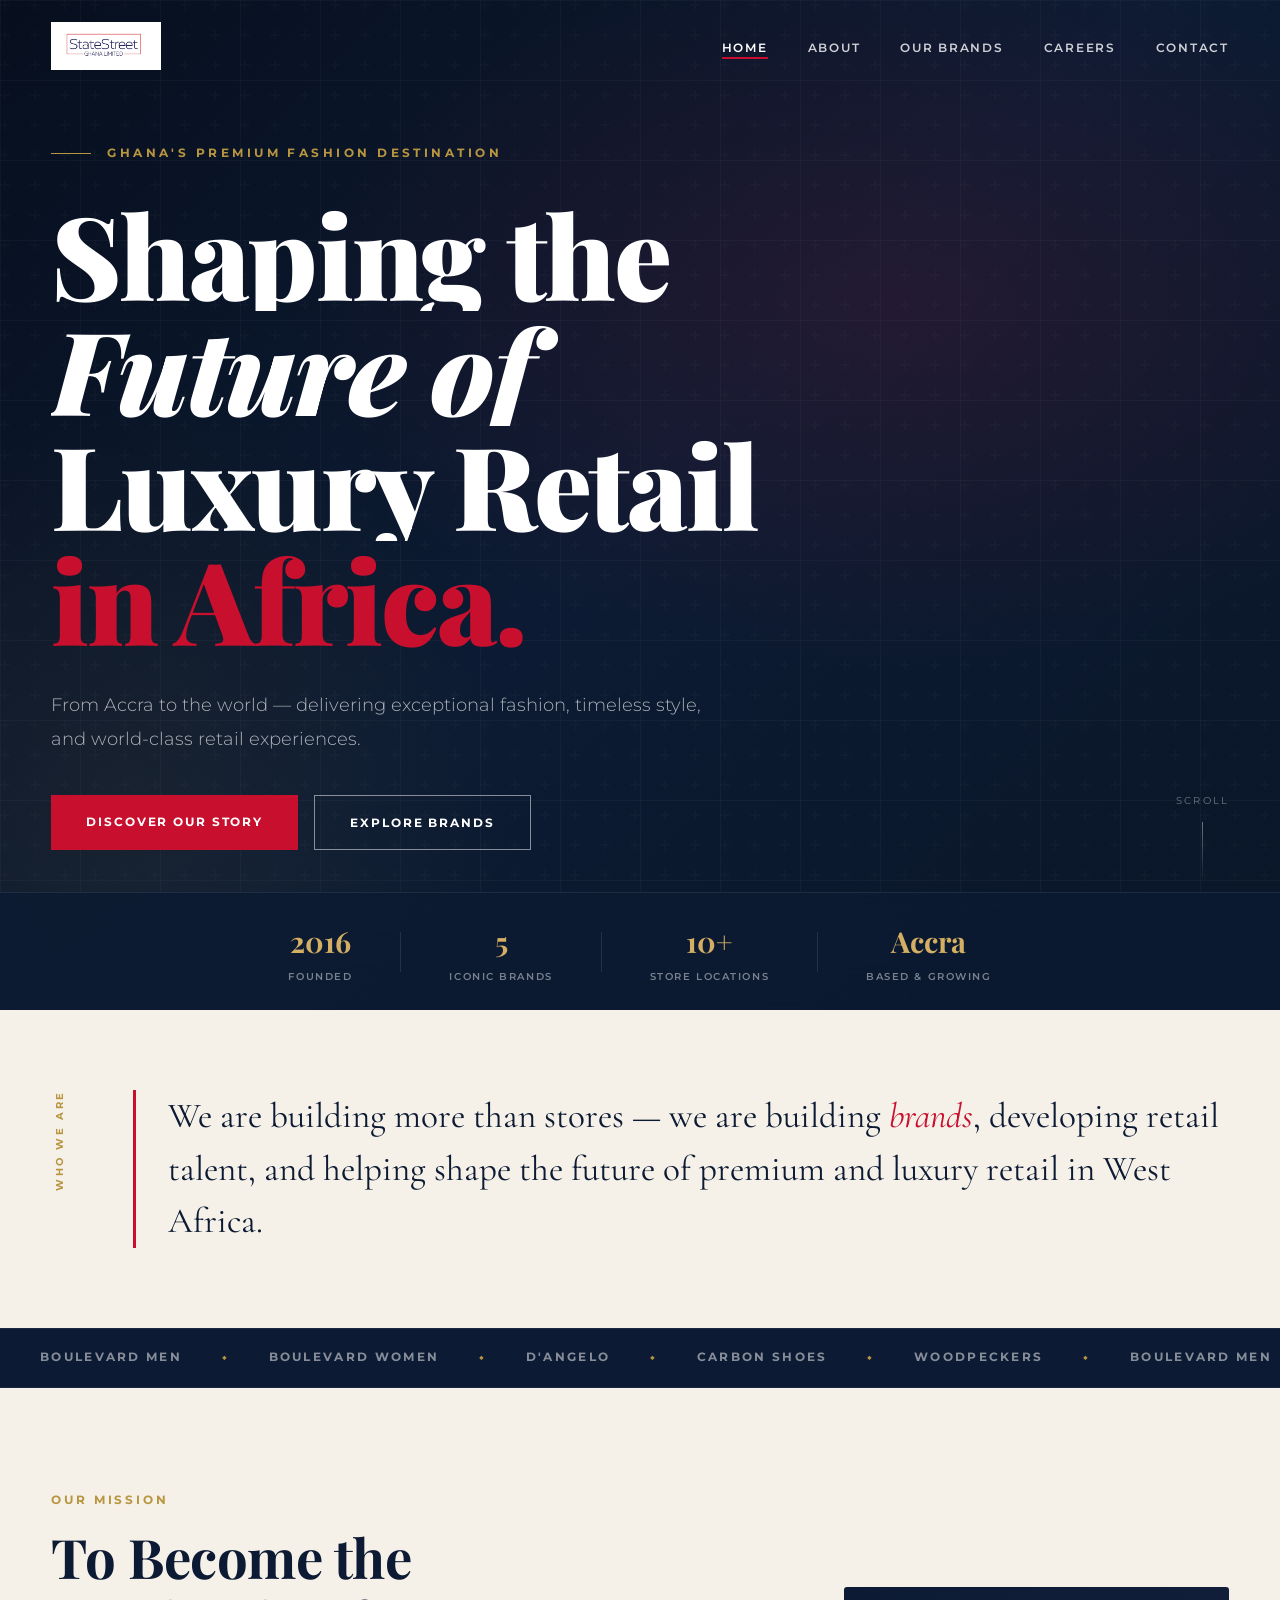
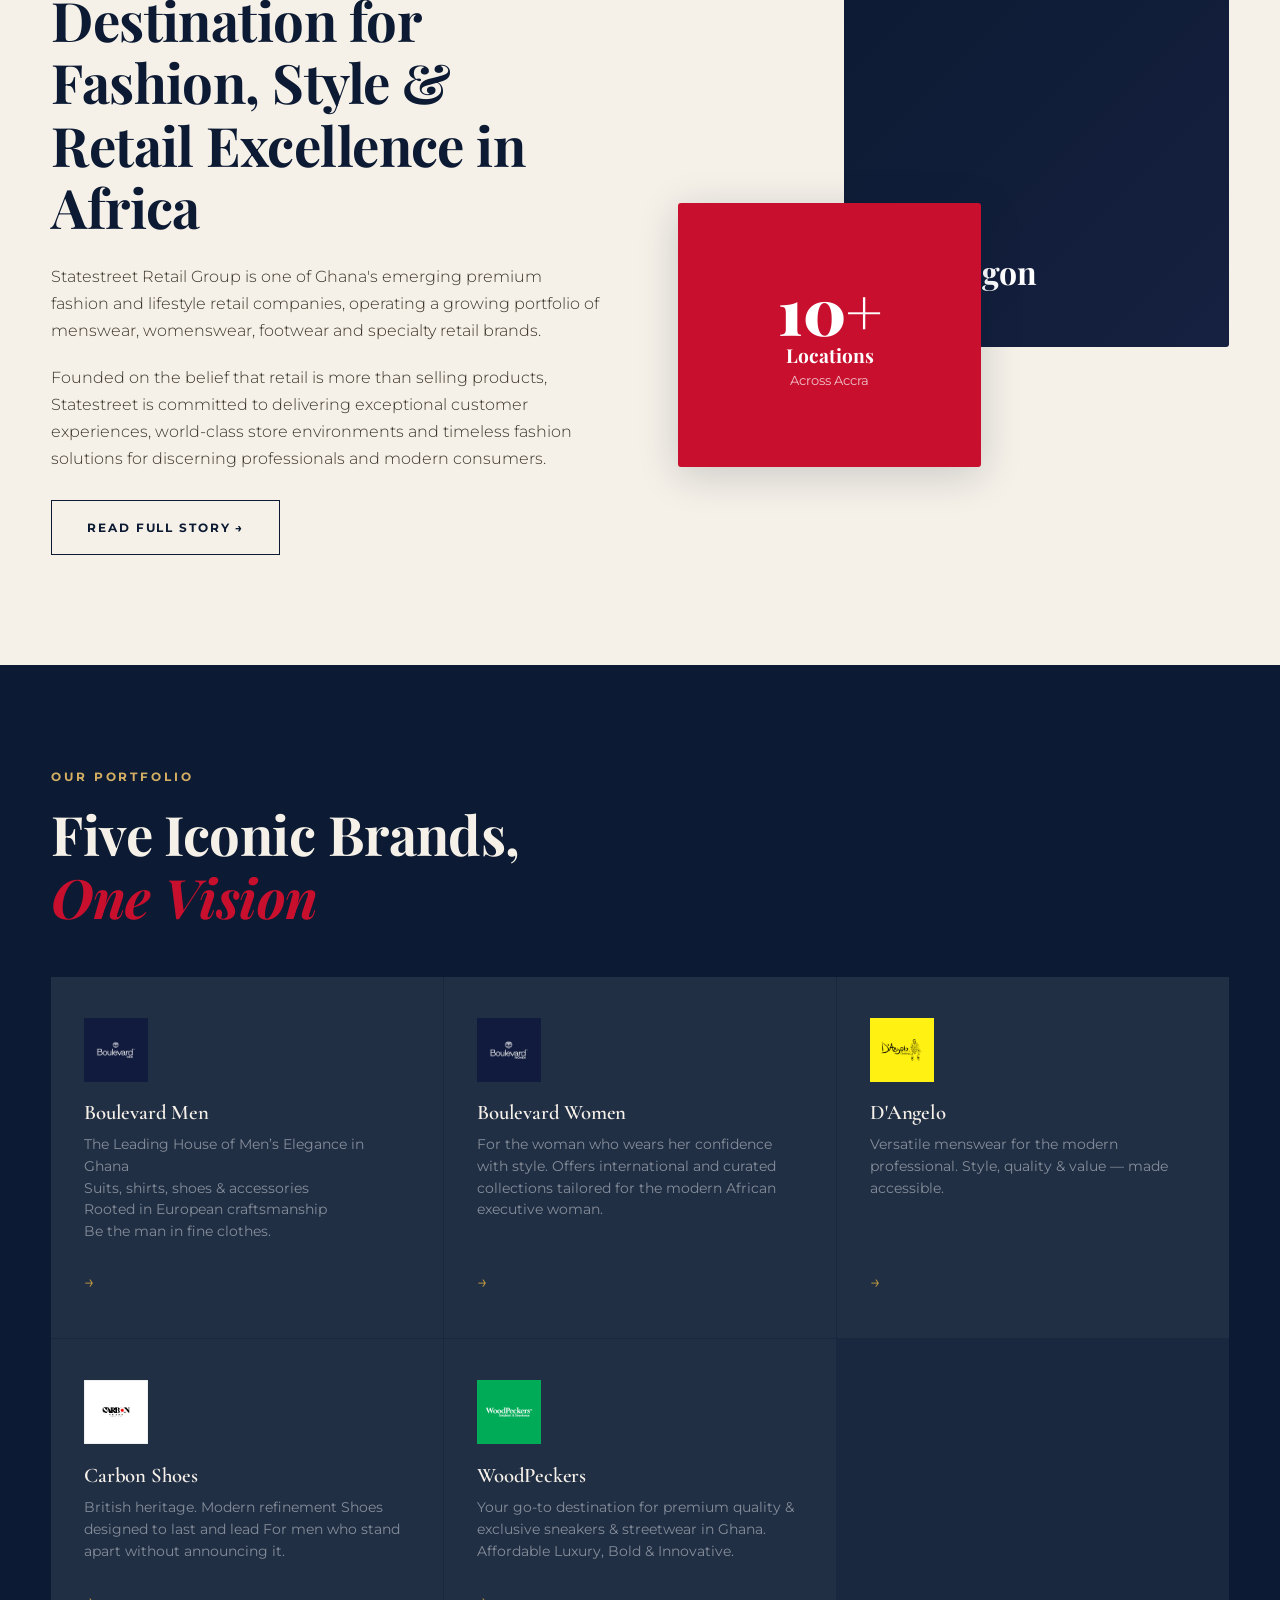
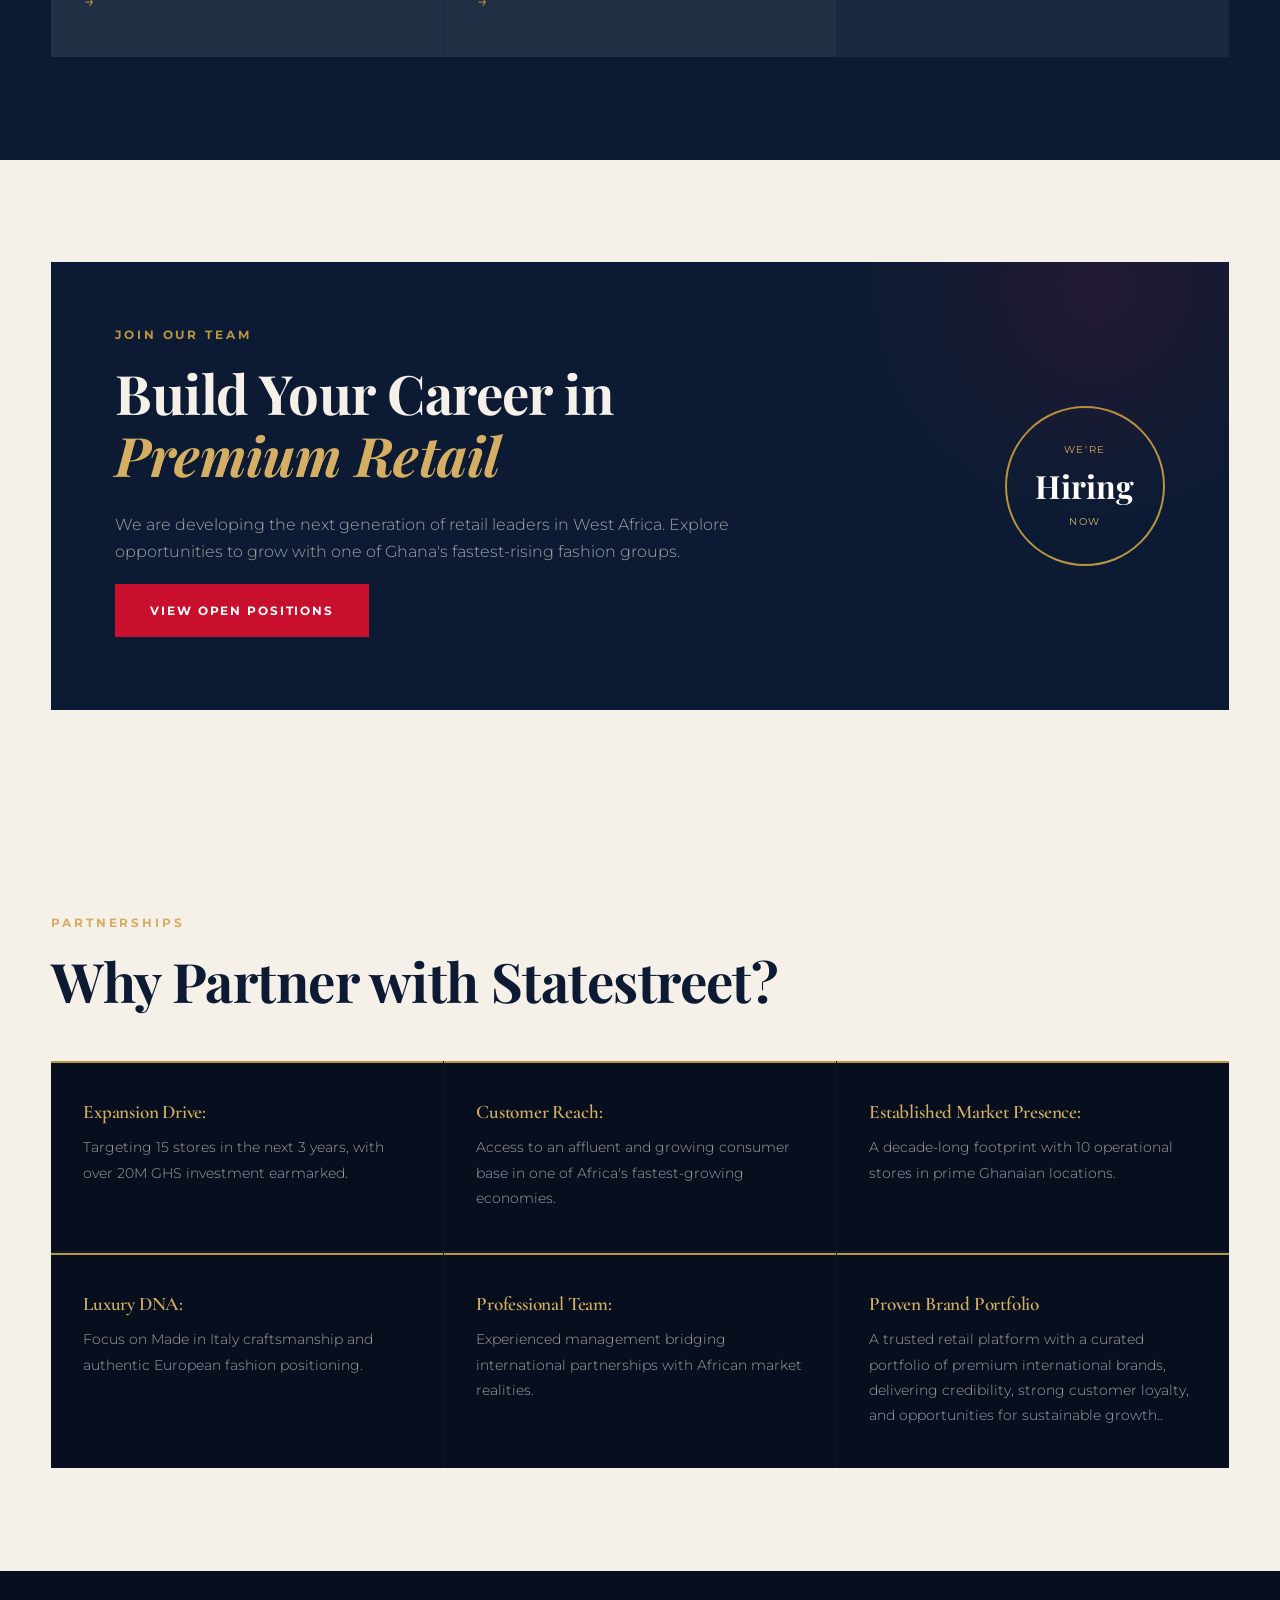
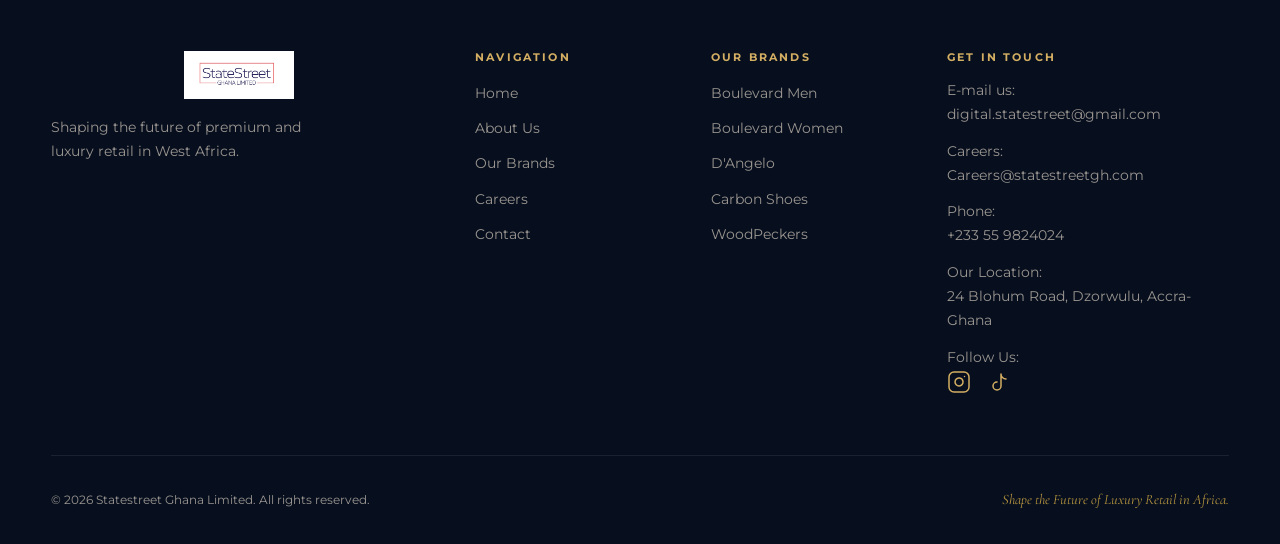
<file: index.html>
<!DOCTYPE html>
<html lang="en">
<head>
  <meta charset="UTF-8" />
  <meta name="viewport" content="width=device-width, initial-scale=1.0" />
  <meta name="color-scheme" content="only light" />
  <meta name="robots" content="index, follow" />
  <meta name="description" content="Statestreet Ghana Limited is a premium fashion destination in Accra, delivering luxury retail experiences across five curated brands." />
  <meta property="og:title" content="Statestreet Ghana Limited — Premium Fashion Retail" />
  <meta property="og:description" content="Statestreet Ghana Limited is a premium fashion destination in Accra, delivering luxury retail experiences across five curated brands." />
  <meta property="og:url" content="https://statestreetgh.com/" />
  <meta property="og:type" content="website" />
  <link rel="canonical" href="https://statestreetgh.com/" />
  <title>Statestreet Ghana Limited — Premium Fashion Retail</title>
  <link rel="stylesheet" href="css/global.css" />
  <link rel="stylesheet" href="css/home.css" />
  <link rel="preconnect" href="https://fonts.googleapis.com" />
  <link rel="preconnect" href="https://fonts.gstatic.com" crossorigin />
  <link href="https://fonts.googleapis.com/css2?family=Cormorant+Garamond:ital,wght@0,300;0,400;0,600;0,700;1,300;1,400&family=Montserrat:wght@300;400;500;600;700;800&family=Playfair+Display:ital,wght@0,700;0,900;1,700&display=swap" rel="stylesheet" />
  <style>
    /* ── WHY PARTNER SECTION ── */
    .partner-section { background: var(--cream); }

    .partner-grid {
      display: grid;
      grid-template-columns: repeat(3, 1fr);
      gap: 1.5px;
      margin-top: 3rem;
      background: var(--navy);
    }

    .partner-card {
      background: var(--navy-deep);
      padding: 2.5rem 2rem;
      position: relative;
      transition: background 0.3s;
    }
    .partner-card:hover { background: var(--navy-mid); }

    .partner-card::before {
      content: '';
      position: absolute;
      top: 0; left: 0; right: 0;
      height: 2px;
      background: var(--gold);
    }

    .partner-card h3 {
      font-family: var(--font-heading);
      font-size: 1.2rem;
      font-weight: 600;
      color: var(--gold-light);
      margin-bottom: 0.8rem;
      font-style: normal;
    }

    .partner-card p {
      font-size: 0.9rem;
      color: rgba(245,240,232,0.65);
      line-height: 1.75;
      font-weight: 300;
    }

    /* Last two cards span to fill row evenly */
    .partner-card:nth-child(4),
    .partner-card:nth-child(5) {
      grid-column: span 1;
    }

    /* Bottom row: 2 cards centred — achieved via wrapper */
    .partner-grid-bottom {
      display: grid;
      grid-template-columns: repeat(2, 1fr);
      gap: 1.5px;
      background: var(--navy);
    }

    @media (max-width: 900px) {
      .partner-grid { grid-template-columns: 1fr 1fr; }
    }
    @media (max-width: 600px) {
      .partner-grid { grid-template-columns: 1fr; }
    }
  </style>
</head>
<body>

  <!-- NAV -->
  <nav class="nav" id="mainNav">
    <div class="nav__logo"><a href="index.html"><img src="Statestreet.jpeg" alt="Statestreet logo" /></a></div>
    <button class="nav__hamburger" id="hamburger" aria-label="Menu">
      <span></span><span></span><span></span>
    </button>
    <ul class="nav__links" id="navLinks">
      <li><a href="index.html" class="active">Home</a></li>
      <li><a href="pages/about.html">About</a></li>
      <li><a href="pages/brands.html">Our Brands</a></li>
      <li><a href="pages/careers.html">Careers</a></li>
      <li><a href="pages/contact.html">Contact</a></li>
    </ul>
  </nav>

  <!-- HERO -->
  <section class="hero">
    <div class="hero__bg">
      <div class="hero__overlay"></div>
      <div class="hero__grid-lines"></div>
    </div>
    <div class="hero__content">
      <p class="hero__eyebrow">Ghana's Premium Fashion Destination</p>
      <h1 class="hero__title">
        <span class="line">Shaping the</span>
        <span class="line italic">Future of</span>
        <span class="line">Luxury Retail</span>
        <span class="line accent">in Africa.</span>
      </h1>
      <p class="hero__subtitle">
        From Accra to the world — delivering exceptional fashion, timeless style,<br />
        and world-class retail experiences.
      </p>
      <div class="hero__cta">
        <a href="pages/about.html" class="btn btn--primary">Discover Our Story</a>
        <a href="pages/brands.html" class="btn btn--ghost">Explore Brands</a>
      </div>
    </div>
    <div class="hero__scroll">
      <span>Scroll</span>
      <div class="scroll-line"></div>
    </div>
    <div class="hero__stat-strip">
      <div class="stat"><strong>2016</strong><span>Founded</span></div>
      <div class="stat-divider"></div>
      <div class="stat"><strong>5</strong><span>Iconic Brands</span></div>
      <div class="stat-divider"></div>
      <div class="stat"><strong>10+</strong><span>Store Locations</span></div>
      <div class="stat-divider"></div>
      <div class="stat"><strong>Accra</strong><span>Based & Growing</span></div>
    </div>
  </section>

  <!-- INTRO STATEMENT -->
  <section class="statement">
    <div class="container">
      <div class="statement__inner">
        <div class="statement__label">Who We Are</div>
        <blockquote class="statement__quote">
          We are building more than stores — we are building <em>brands</em>, developing retail talent, and helping shape the future of premium and luxury retail in West Africa.
        </blockquote>
      </div>
    </div>
  </section>

  <!-- BRANDS MARQUEE -->
  <section class="brands-marquee">
    <div class="marquee-track">
      <div class="marquee-inner">
        <span>Boulevard Men</span><span class="dot">◆</span>
        <span>Boulevard Women</span><span class="dot">◆</span>
        <span>D'Angelo</span><span class="dot">◆</span>
        <span>Carbon Shoes</span><span class="dot">◆</span>
        <span>WoodPeckers</span><span class="dot">◆</span>
        <span>Boulevard Men</span><span class="dot">◆</span>
        <span>Boulevard Women</span><span class="dot">◆</span>
        <span>D'Angelo</span><span class="dot">◆</span>
        <span>Carbon Shoes</span><span class="dot">◆</span>
        <span>WoodPeckers</span><span class="dot">◆</span>
      </div>
    </div>
  </section>

  <!-- ABOUT TEASER -->
  <section class="about-teaser section">
    <div class="container grid-2">
      <div class="about-teaser__text">
        <p class="section-label">Our Mission</p>
        <h2 class="section-title">To Become the Destination for Fashion, Style &amp; Retail Excellence in Africa</h2>
        <p class="body-text">
          Statestreet Retail Group is one of Ghana's emerging premium fashion and lifestyle retail companies, operating a growing portfolio of menswear, womenswear, footwear and specialty retail brands.
        </p>
        <p class="body-text">
          Founded on the belief that retail is more than selling products, Statestreet is committed to delivering exceptional customer experiences, world-class store environments and timeless fashion solutions for discerning professionals and modern consumers.
        </p>
        <a href="pages/about.html" class="btn btn--outlined">Read Full Story →</a>
      </div>
      <div class="about-teaser__visual">
        <div class="visual-card visual-card--1">
          <div class="vc-inner">
            <span class="vc-year">Est. 2016</span>
            <span class="vc-title">East Legon</span>
            <span class="vc-sub">Where it began</span>
          </div>
        </div>
        <div class="visual-card visual-card--2">
          <div class="vc-inner">
            <span class="vc-num">10+</span>
            <span class="vc-title">Locations</span>
            <span class="vc-sub">Across Accra</span>
          </div>
        </div>
      </div>
    </div>
  </section>

  <!-- BRANDS GRID -->
  <section class="brands-section section section--dark">
    <div class="container">
      <p class="section-label light">Our Portfolio</p>
      <h2 class="section-title light">Five Iconic Brands,<br /><em>One Vision</em></h2>
      <div class="brands-grid">
        <a href="pages/brands.html" class="brand-card">
          <div class="brand-card__icon"><img src="Boulevardmen.jpeg" alt="Boulevard Men logo" /></div>
          <h3>Boulevard Men</h3>
          <p>The Leading House of Men’s Elegance in Ghana</p>
          <p>Suits, shirts, shoes & accessories</p>
          <p>Rooted in European craftsmanship</p>
          <p>Be the man in fine clothes.</p>
          <span class="brand-card__arrow">→</span>
        </a>
        <a href="pages/brands.html" class="brand-card">
          <div class="brand-card__icon"><img src="boulevardWomen.jpeg" alt="Boulevard Women logo" /></div>
          <h3>Boulevard Women</h3>
          <p>For the woman who wears her confidence with style. 
           Offers international and curated collections tailored for the modern African executive woman.</p>
          <span class="brand-card__arrow">→</span>
        </a>
        <a href="pages/brands.html" class="brand-card">
          <div class="brand-card__icon"><img src="D'angelo.JPG.jpeg" alt="D'Angelo logo" /></div>
          <h3>D'Angelo</h3>
          <p>Versatile menswear for the modern professional.
              Style, quality & value — made accessible.</p>
          <span class="brand-card__arrow">→</span>
        </a>
        <a href="pages/brands.html" class="brand-card">
          <div class="brand-card__icon"><img src="Carbon.JPG.jpeg" alt="Carbon Shoes logo" /></div>
          <h3>Carbon Shoes</h3>
          <p>British heritage. Modern refinement
            Shoes designed to last and lead
            For men who stand apart without announcing it.</p>
          <span class="brand-card__arrow">→</span>
        </a>
        <a href="pages/brands.html" class="brand-card">
          <div class="brand-card__icon"><img src="Woodpeckers.jpeg" alt="WoodPeckers logo" /></div>
          <h3>WoodPeckers</h3>
          <p>Your go-to destination for premium quality & exclusive sneakers & streetwear in Ghana.
              Affordable Luxury, Bold & Innovative.</p>
          <span class="brand-card__arrow">→</span>
        </a>
      </div>
    </div>
  </section>

  <!-- CAREERS CTA -->
  <section class="careers-cta section">
    <div class="container">
      <div class="careers-cta__inner">
        <div class="careers-cta__text">
          <p class="section-label">Join Our Team</p>
          <h2 class="section-title">Build Your Career in<br /><em>Premium Retail</em></h2>
          <p class="body-text">We are developing the next generation of retail leaders in West Africa. Explore opportunities to grow with one of Ghana's fastest-rising fashion groups.</p>
          <a href="pages/careers.html" class="btn btn--primary">View Open Positions</a>
        </div>
        <div class="careers-cta__badge">
          <div class="badge-ring">
            <span>We're</span>
            <strong>Hiring</strong>
            <span>Now</span>
          </div>
        </div>
      </div>
    </div>
  </section>

  <!-- WHY PARTNER WITH STATESTREET -->
  <section class="partner-section section section--dark">
    <div class="container">
      <p class="section-label light">Partnerships</p>
      <h2 class="section-title">Why Partner with Statestreet?</h2>
      <div class="partner-grid">
        <div class="partner-card">
          <h3>Expansion Drive:</h3>
          <p>Targeting 15 stores in the next 3 years, with over 20M GHS investment earmarked.</p>
        </div>
        <div class="partner-card">
          <h3>Customer Reach:</h3>
          <p>Access to an affluent and growing consumer base in one of Africa's fastest-growing economies.</p>
        </div>
        <div class="partner-card">
          <h3>Established Market Presence:</h3>
          <p>A decade-long footprint with 10 operational stores in prime Ghanaian locations.</p>
        </div>
        <div class="partner-card">
          <h3>Luxury DNA:</h3>
          <p>Focus on Made in Italy craftsmanship and authentic European fashion positioning.</p>
        </div>
        <div class="partner-card">
          <h3>Professional Team:</h3>
          <p>Experienced management bridging international partnerships with African market realities.</p>
        </div>
        <div class="partner-card">
          <h3>Proven Brand Portfolio</h3>
          <p>A trusted retail platform with a curated portfolio of premium international brands, delivering credibility, strong customer loyalty, and opportunities for sustainable growth..</p>
        </div>
      </div>
    </div>
  </section>

  <!-- FOOTER -->
  <footer class="footer">
    <div class="container">
      <div class="footer__top">
        <div class="footer__brand">
          <div class="footer__logo"><img src="Statestreet.jpeg" alt="Statestreet logo" /></div>
          <p>Shaping the future of premium and luxury retail in West Africa.</p>
        </div>
        <div class="footer__links">
          <h4>Navigation</h4>
          <ul>
            <li><a href="index.html">Home</a></li>
            <li><a href="pages/about.html">About Us</a></li>
            <li><a href="pages/brands.html">Our Brands</a></li>
            <li><a href="pages/careers.html">Careers</a></li>
            <li><a href="pages/contact.html">Contact</a></li>
          </ul>
        </div>
        <div class="footer__links">
          <h4>Our Brands</h4>
          <ul>
            <li><a href="pages/brands.html">Boulevard Men</a></li>
            <li><a href="pages/brands.html">Boulevard Women</a></li>
            <li><a href="pages/brands.html">D'Angelo</a></li>
            <li><a href="pages/brands.html">Carbon Shoes</a></li>
            <li><a href="pages/brands.html">WoodPeckers</a></li>
          </ul>
        </div>
        <div class="footer__contact">
          <h4>Get In Touch</h4>
          <p>E-mail us:<br /><a href="mailto:digital.statestreet@gmail.com">digital.statestreet@gmail.com</a></p>
          <p>Careers:<br /><a href="mailto:Careers@statestreetgh.com">Careers@statestreetgh.com</a></p>
          <p>Phone:<br /><a href="tel:+233559824024">+233 55 9824024</a></p>
          <p>Our Location:<br />24 Blohum Road, Dzorwulu, Accra-Ghana</p>
          <p>Follow Us:<br />
            <a href="https://www.instagram.com/statestreet.retailgroup" target="_blank" rel="noopener" class="footer-social-btn" aria-label="Instagram">
              <svg viewBox="0 0 24 24" stroke-linecap="round" stroke-linejoin="round"><rect x="2" y="2" width="20" height="20" rx="5"/><path d="M16 11.37A4 4 0 1 1 12.63 8 4 4 0 0 1 16 11.37z"/><line x1="17.5" y1="6.5" x2="17.51" y2="6.5"/></svg>
            </a>
            <a href="https://www.tiktok.com/@statestreetretailgroup?is_from_webapp=1&sender_device=pcheir" target="_blank" rel="noopener" class="footer-social-btn" aria-label="TikTok">
              <svg viewBox="0 0 24 24" stroke-linecap="round" stroke-linejoin="round"><path d="M9 12a4 4 0 1 0 4 4V4a5 5 0 0 0 5 5"/></svg>
            </a>
          </p>
        </div>
      </div>
      <div class="footer__bottom">
        <p>&copy; 2026 Statestreet Ghana Limited. All rights reserved.</p>
        <p class="footer__tagline">Shape the Future of Luxury Retail in Africa.</p>
      </div>
    </div>
  </footer>

  <script src="js/nav.js"></script>
  <script src="js/animations.js"></script>
</body>
</html>
</file>
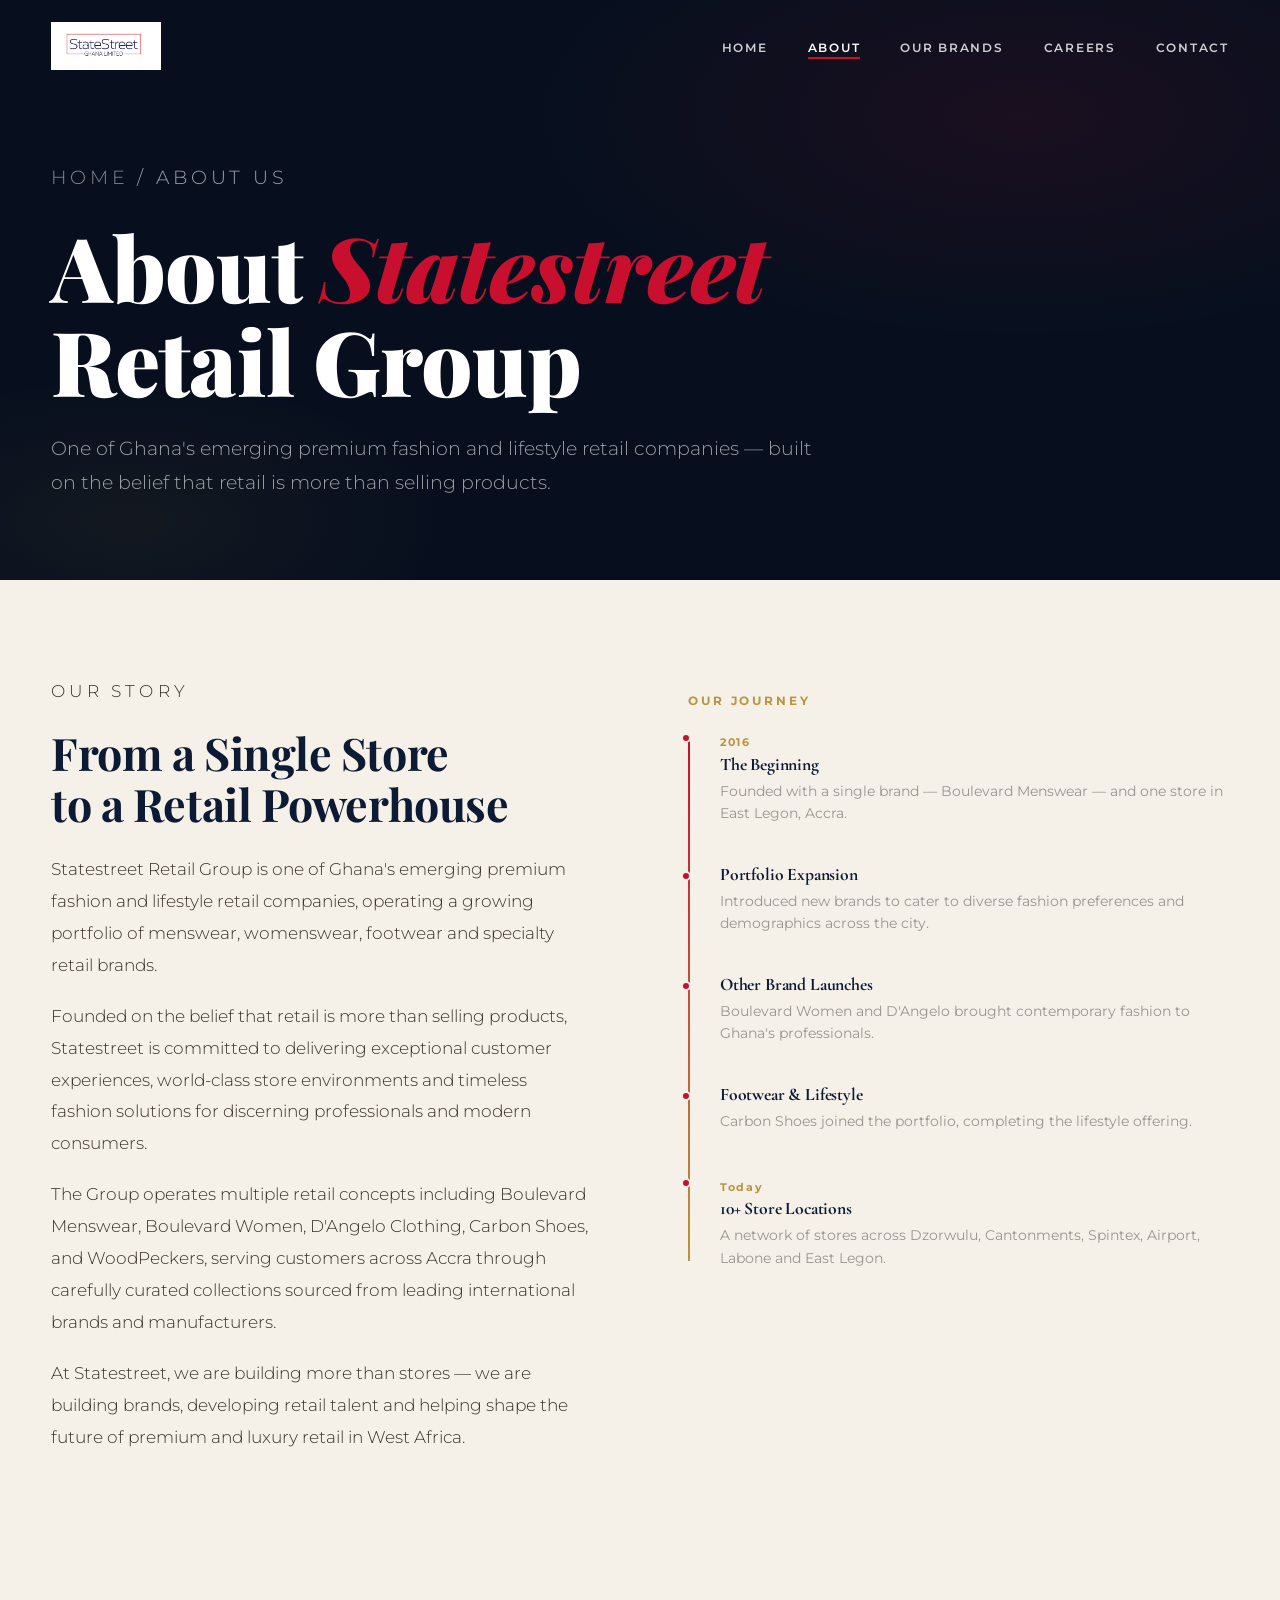
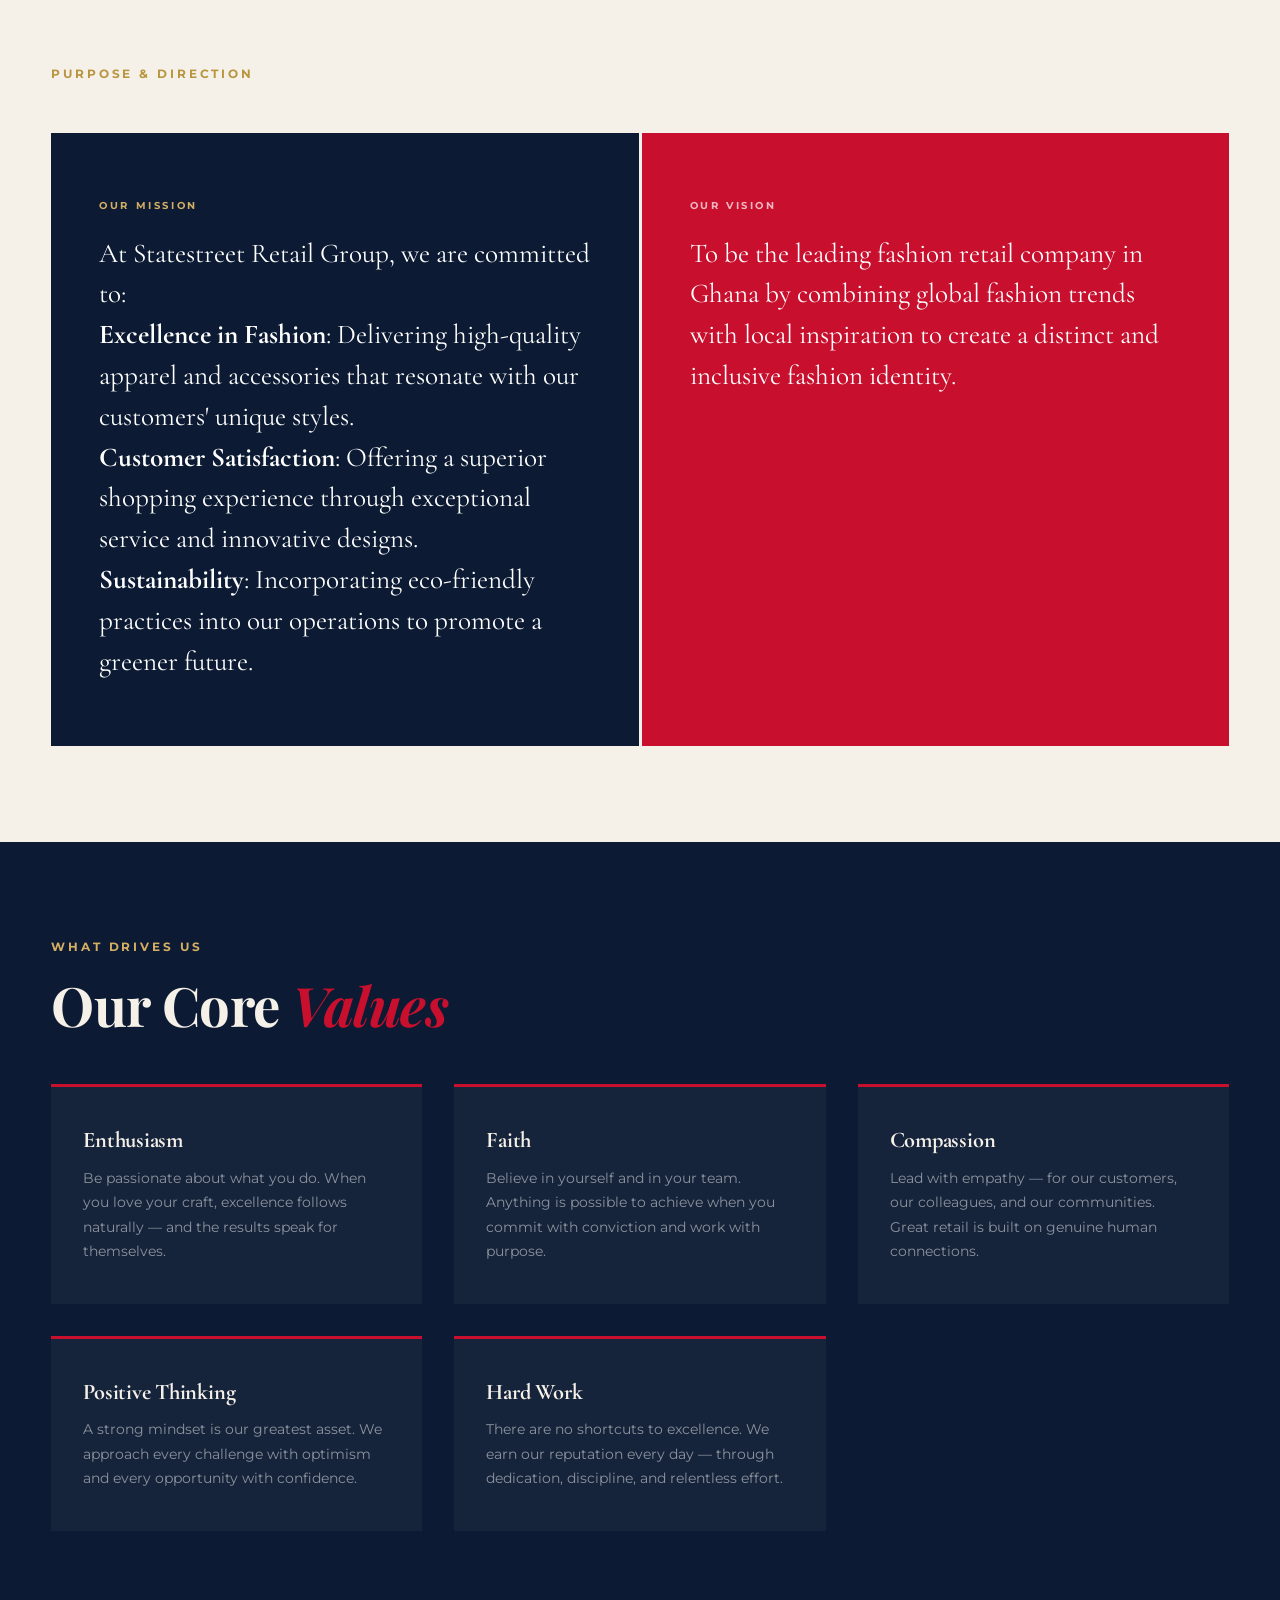
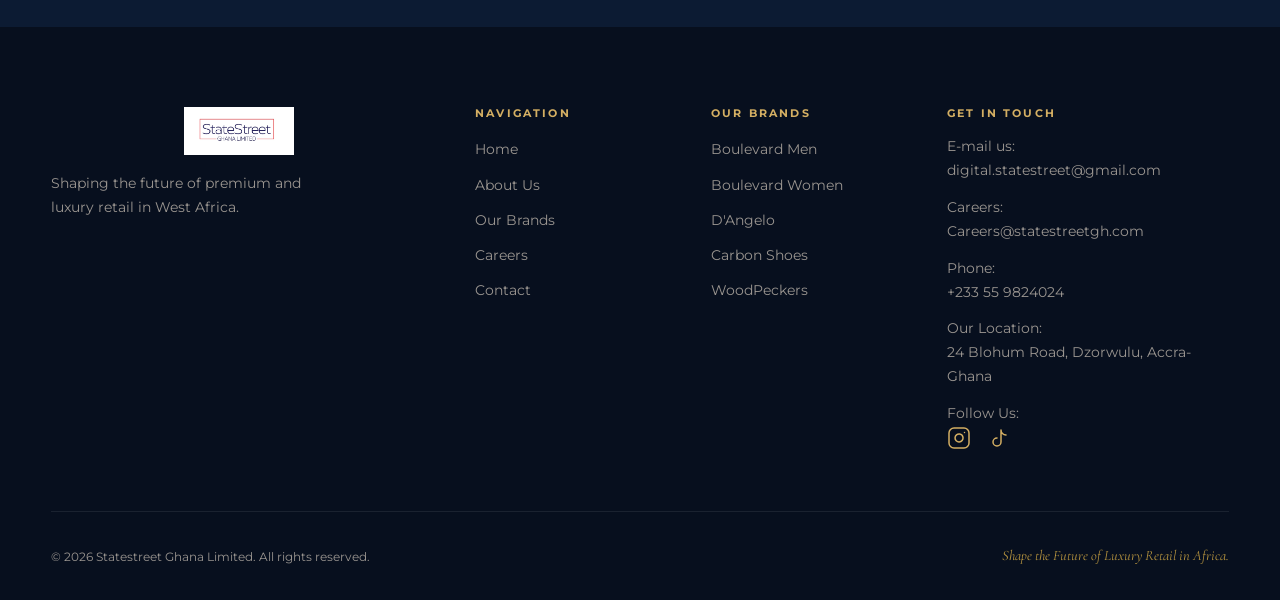
<file: pages/about.html>
<!DOCTYPE html>
<html lang="en">
<head>
  <meta charset="UTF-8" />
  <meta name="viewport" content="width=device-width, initial-scale=1.0" />
  <meta name="color-scheme" content="light" />
  <meta name="robots" content="index, follow" />
  <meta name="description" content="Learn the story of Statestreet Ghana Limited, a premium fashion retail group building brands and customer experiences across Accra." />
  <meta property="og:title" content="About Us — Statestreet Ghana Limited" />
  <meta property="og:description" content="Learn the story of Statestreet Ghana Limited, a premium fashion retail group building brands and customer experiences across Accra." />
  <meta property="og:url" content="https://statestreetgh.com/pages/about.html" />
  <meta property="og:type" content="website" />
  <link rel="canonical" href="https://statestreetgh.com/pages/about.html" />
  <title>About Us — Statestreet Ghana Limited</title>
  <link rel="stylesheet" href="../css/global.css" />
  <link rel="stylesheet" href="../css/pages.css" />
  <link rel="preconnect" href="https://fonts.googleapis.com" />
  <link rel="preconnect" href="https://fonts.gstatic.com" crossorigin />
  <link href="https://fonts.googleapis.com/css2?family=Cormorant+Garamond:ital,wght@0,300;0,400;0,600;0,700;1,300;1,400&family=Montserrat:wght@300;400;500;600;700;800&family=Playfair+Display:ital,wght@0,700;0,900;1,700&display=swap" rel="stylesheet" />
</head>
<body>

  <!-- NAV -->
  <nav class="nav scrolled" id="mainNav">
    <div class="nav__logo"><a href="../index.html"><img src="../Statestreet.jpeg" alt="Statestreet logo" /></a></div>
    <button class="nav__hamburger" id="hamburger" aria-label="Menu">
      <span></span><span></span><span></span>
    </button>
    <ul class="nav__links" id="navLinks">
      <li><a href="../index.html">Home</a></li>
      <li><a href="about.html" class="active">About</a></li>
      <li><a href="brands.html">Our Brands</a></li>
      <li><a href="careers.html">Careers</a></li>
      <li><a href="contact.html">Contact</a></li>
    </ul>
  </nav>

  <!-- PAGE HERO -->
  <section class="page-hero">
    <div class="page-hero__inner">
      <p class="page-hero__breadcrumb"><a href="../index.html">Home</a> / About Us</p>
      <h1>About <em>Statestreet</em><br />Retail Group</h1>
      <p>One of Ghana's emerging premium fashion and lifestyle retail companies — built on the belief that retail is more than selling products.</p>
    </div>
  </section>

  <!-- ABOUT INTRO -->
  <section class="about-intro">
    <div class="container">
      <div class="about-intro__grid">
        <div class="about-intro__text">
          <p class="section-label">Our Story</p>
          <h2>From a Single Store<br />to a Retail Powerhouse</h2>
          <p>
            Statestreet Retail Group is one of Ghana's emerging premium fashion and lifestyle retail companies, operating a growing portfolio of menswear, womenswear, footwear and specialty retail brands.
          </p>
          <p>
            Founded on the belief that retail is more than selling products, Statestreet is committed to delivering exceptional customer experiences, world-class store environments and timeless fashion solutions for discerning professionals and modern consumers.
          </p>
          <p>
            The Group operates multiple retail concepts including Boulevard Menswear, Boulevard Women, D'Angelo Clothing, Carbon Shoes, and WoodPeckers, serving customers across Accra through carefully curated collections sourced from leading international brands and manufacturers.
          </p>
          <p>
            At Statestreet, we are building more than stores — we are building brands, developing retail talent and helping shape the future of premium and luxury retail in West Africa.
          </p>
        </div>
        <div class="about-intro__aside">
          <p class="section-label">Our Journey</p>
          <div class="timeline">
            <div class="timeline-item">
              <span class="year">2016</span>
              <h4>The Beginning</h4>
              <p>Founded with a single brand — Boulevard Menswear — and one store in East Legon, Accra.</p>
            </div>
            <div class="timeline-item">
              <h4>Portfolio Expansion</h4>
              <p>Introduced new brands to cater to diverse fashion preferences and demographics across the city.</p>
            </div>
            <div class="timeline-item">
              <h4>Other Brand Launches</h4>
              <p>Boulevard Women and D'Angelo brought contemporary fashion to Ghana's professionals.</p>
            </div>
            <div class="timeline-item">
              <h4>Footwear &amp; Lifestyle</h4>
              <p>Carbon Shoes joined the portfolio, completing the lifestyle offering.</p>
            </div>
            <div class="timeline-item">
              <span class="year">Today</span>
              <h4>10+ Store Locations</h4>
              <p>A network of stores across Dzorwulu, Cantonments, Spintex, Airport, Labone and East Legon.</p>
            </div>
          </div>
        </div>
      </div>
    </div>
  </section>

  <!-- MISSION & VISION -->
  <section class="mission-vision">
    <div class="container">
      <p class="section-label">Purpose &amp; Direction</p>
      <div class="mv-grid">
        <div class="mv-block mv-block--mission">
          <span class="label">Our Mission</span>
          <p>At Statestreet Retail Group, we are committed to:<br />
            <strong>Excellence in Fashion</strong>: Delivering high-quality apparel and accessories that resonate with our customers' unique styles.<br />
            <strong>Customer Satisfaction</strong>: Offering a superior shopping experience through exceptional service and innovative designs.<br />
            <strong>Sustainability</strong>: Incorporating eco-friendly practices into our operations to promote a greener future.</p>
        </div>
        <div class="mv-block mv-block--vision">
          <span class="label">Our Vision</span>
          <p>To be the leading fashion retail company in Ghana by combining global fashion trends with local inspiration to create a distinct and inclusive fashion identity.</p>
        </div>
      </div>
    </div>
  </section>

  <!-- VALUES -->
  <section class="values-section">
    <div class="container">
      <p class="section-label light">What Drives Us</p>
      <h2 class="section-title light">Our Core <em>Values</em></h2>
      <div class="values-grid">
        <div class="value-card">
          <h3>Enthusiasm</h3>
          <p>Be passionate about what you do. When you love your craft, excellence follows naturally — and the results speak for themselves.</p>
        </div>
        <div class="value-card">
          <h3>Faith</h3>
          <p>Believe in yourself and in your team. Anything is possible to achieve when you commit with conviction and work with purpose.</p>
        </div>
        <div class="value-card">
          <h3>Compassion</h3>
          <p>Lead with empathy — for our customers, our colleagues, and our communities. Great retail is built on genuine human connections.</p>
        </div>
        <div class="value-card">
          <h3>Positive Thinking</h3>
          <p>A strong mindset is our greatest asset. We approach every challenge with optimism and every opportunity with confidence.</p>
        </div>
        <div class="value-card">
          <h3>Hard Work</h3>
          <p>There are no shortcuts to excellence. We earn our reputation every day — through dedication, discipline, and relentless effort.</p>
        </div>
      </div>
    </div>
  </section>

  <!-- FOOTER -->
  <footer class="footer">
    <div class="container">
      <div class="footer__top">
        <div class="footer__brand">
          <div class="footer__logo"><img src="../Statestreet.jpeg" alt="Statestreet logo" /></div>
          <p>Shaping the future of premium and luxury retail in West Africa.</p>
        </div>
        <div class="footer__links">
          <h4>Navigation</h4>
          <ul>
            <li><a href="../index.html">Home</a></li>
            <li><a href="about.html">About Us</a></li>
            <li><a href="brands.html">Our Brands</a></li>
            <li><a href="careers.html">Careers</a></li>
            <li><a href="contact.html">Contact</a></li>
          </ul>
        </div>
        <div class="footer__links">
          <h4>Our Brands</h4>
          <ul>
            <li><a href="brands.html">Boulevard Men</a></li>
            <li><a href="brands.html">Boulevard Women</a></li>
            <li><a href="brands.html">D'Angelo</a></li>
            <li><a href="brands.html">Carbon Shoes</a></li>
            <li><a href="brands.html">WoodPeckers</a></li>
          </ul>
        </div>
        <div class="footer__contact">
          <h4>Get In Touch</h4>
          <p>E-mail us:<br /><a href="mailto:digital.statestreet@gmail.com">digital.statestreet@gmail.com</a></p>
          <p>Careers:<br /><a href="mailto:Careers@statestreetgh.com">Careers@statestreetgh.com</a></p>
          <p>Phone:<br /><a href="tel:+233559824024">+233 55 9824024</a></p>
          <p>Our Location:<br />24 Blohum Road, Dzorwulu, Accra-Ghana</p>
          <p>Follow Us:<br />
            <!-- Instagram -->
            <a href="https://www.instagram.com/statestreet.retailgroup" target="_blank" rel="noopener" class="footer-social-btn" aria-label="Instagram">
              <svg viewBox="0 0 24 24" stroke-linecap="round" stroke-linejoin="round"><rect x="2" y="2" width="20" height="20" rx="5"/><path d="M16 11.37A4 4 0 1 1 12.63 8 4 4 0 0 1 16 11.37z"/><line x1="17.5" y1="6.5" x2="17.51" y2="6.5"/></svg>
            </a>
            <!-- TikTok -->
            <a href="https://www.tiktok.com/@statestreetretailgroup?is_from_webapp=1&sender_device=pcheir" target="_blank" rel="noopener" class="footer-social-btn" aria-label="TikTok">
              <svg viewBox="0 0 24 24" stroke-linecap="round" stroke-linejoin="round"><path d="M9 12a4 4 0 1 0 4 4V4a5 5 0 0 0 5 5"/></svg>
            </a>
          </p>
        </div>
      </div>
      <div class="footer__bottom">
        <p>&copy; 2026 Statestreet Ghana Limited. All rights reserved.</p>
        <p class="footer__tagline">Shape the Future of Luxury Retail in Africa.</p>
      </div>
    </div>
  </footer>

  <script src="../js/nav.js"></script>
  <script src="../js/animations.js"></script>
</body>
</html>
</file>
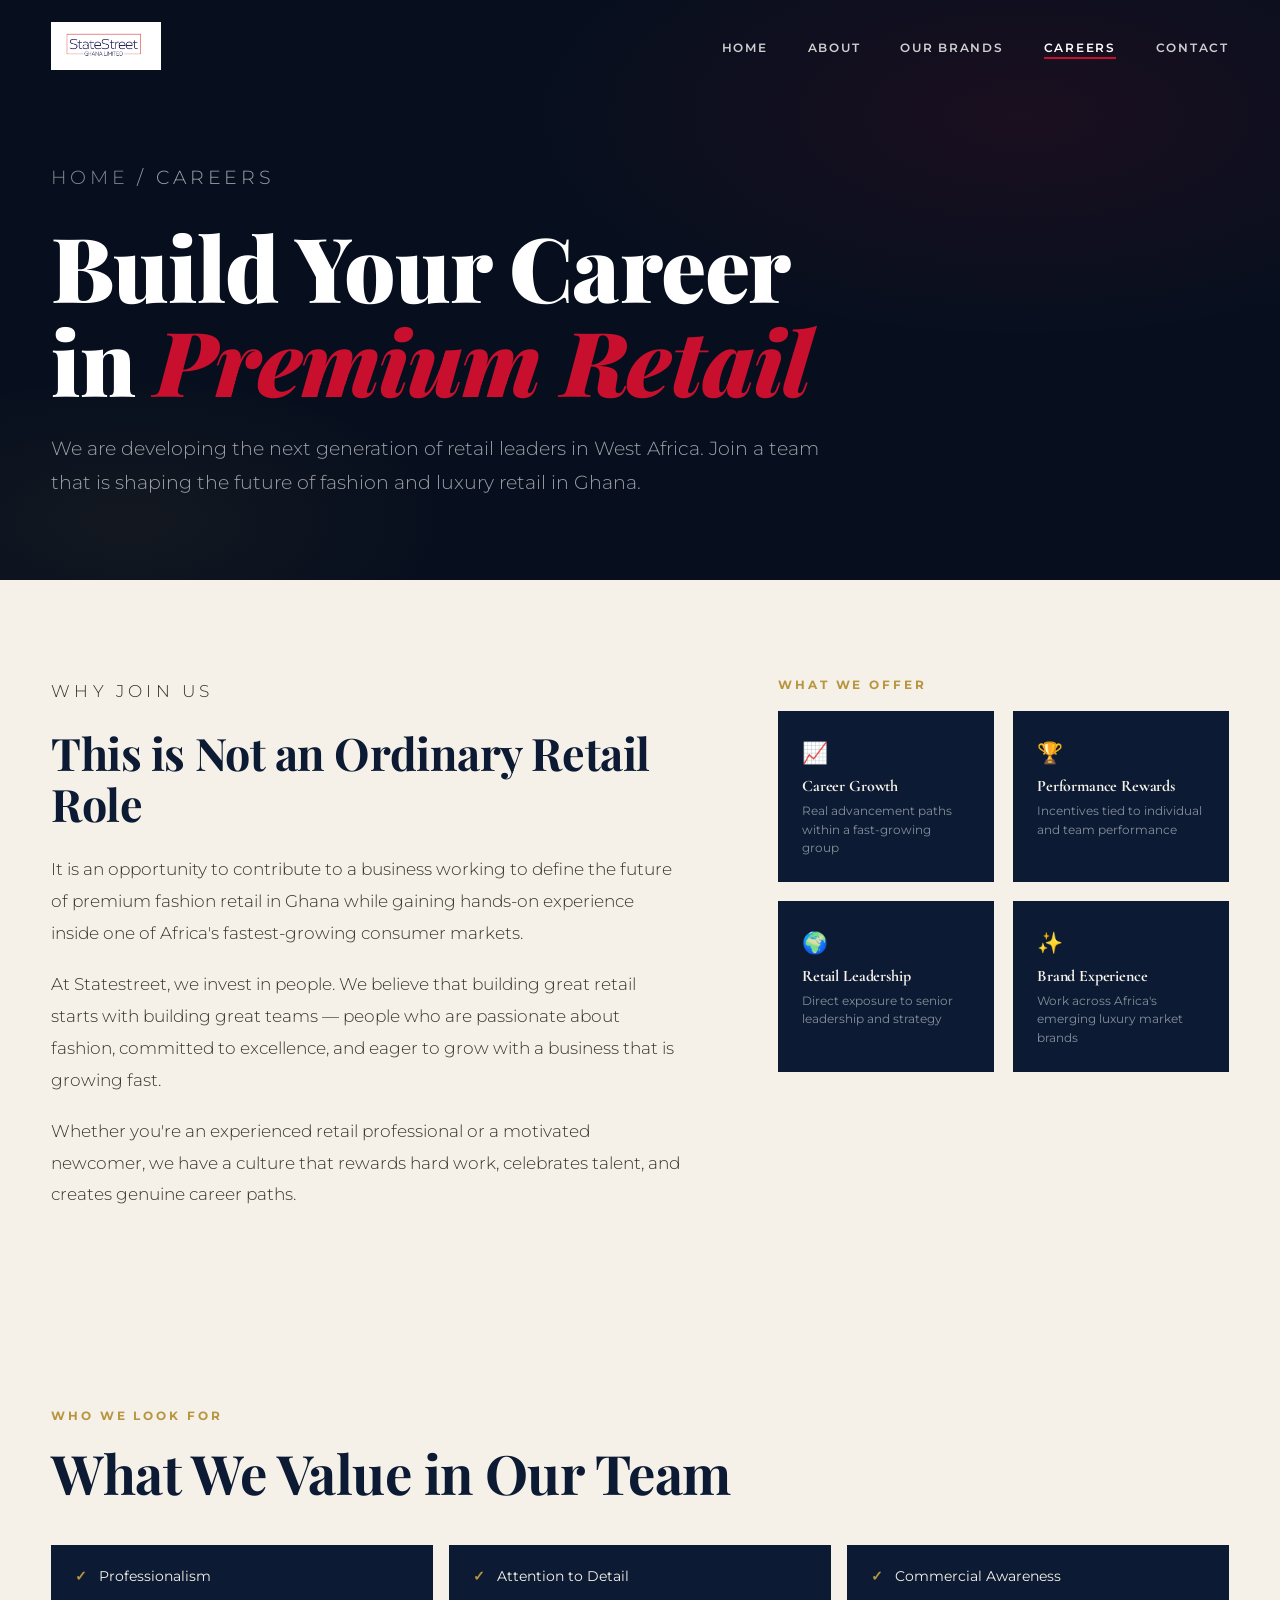
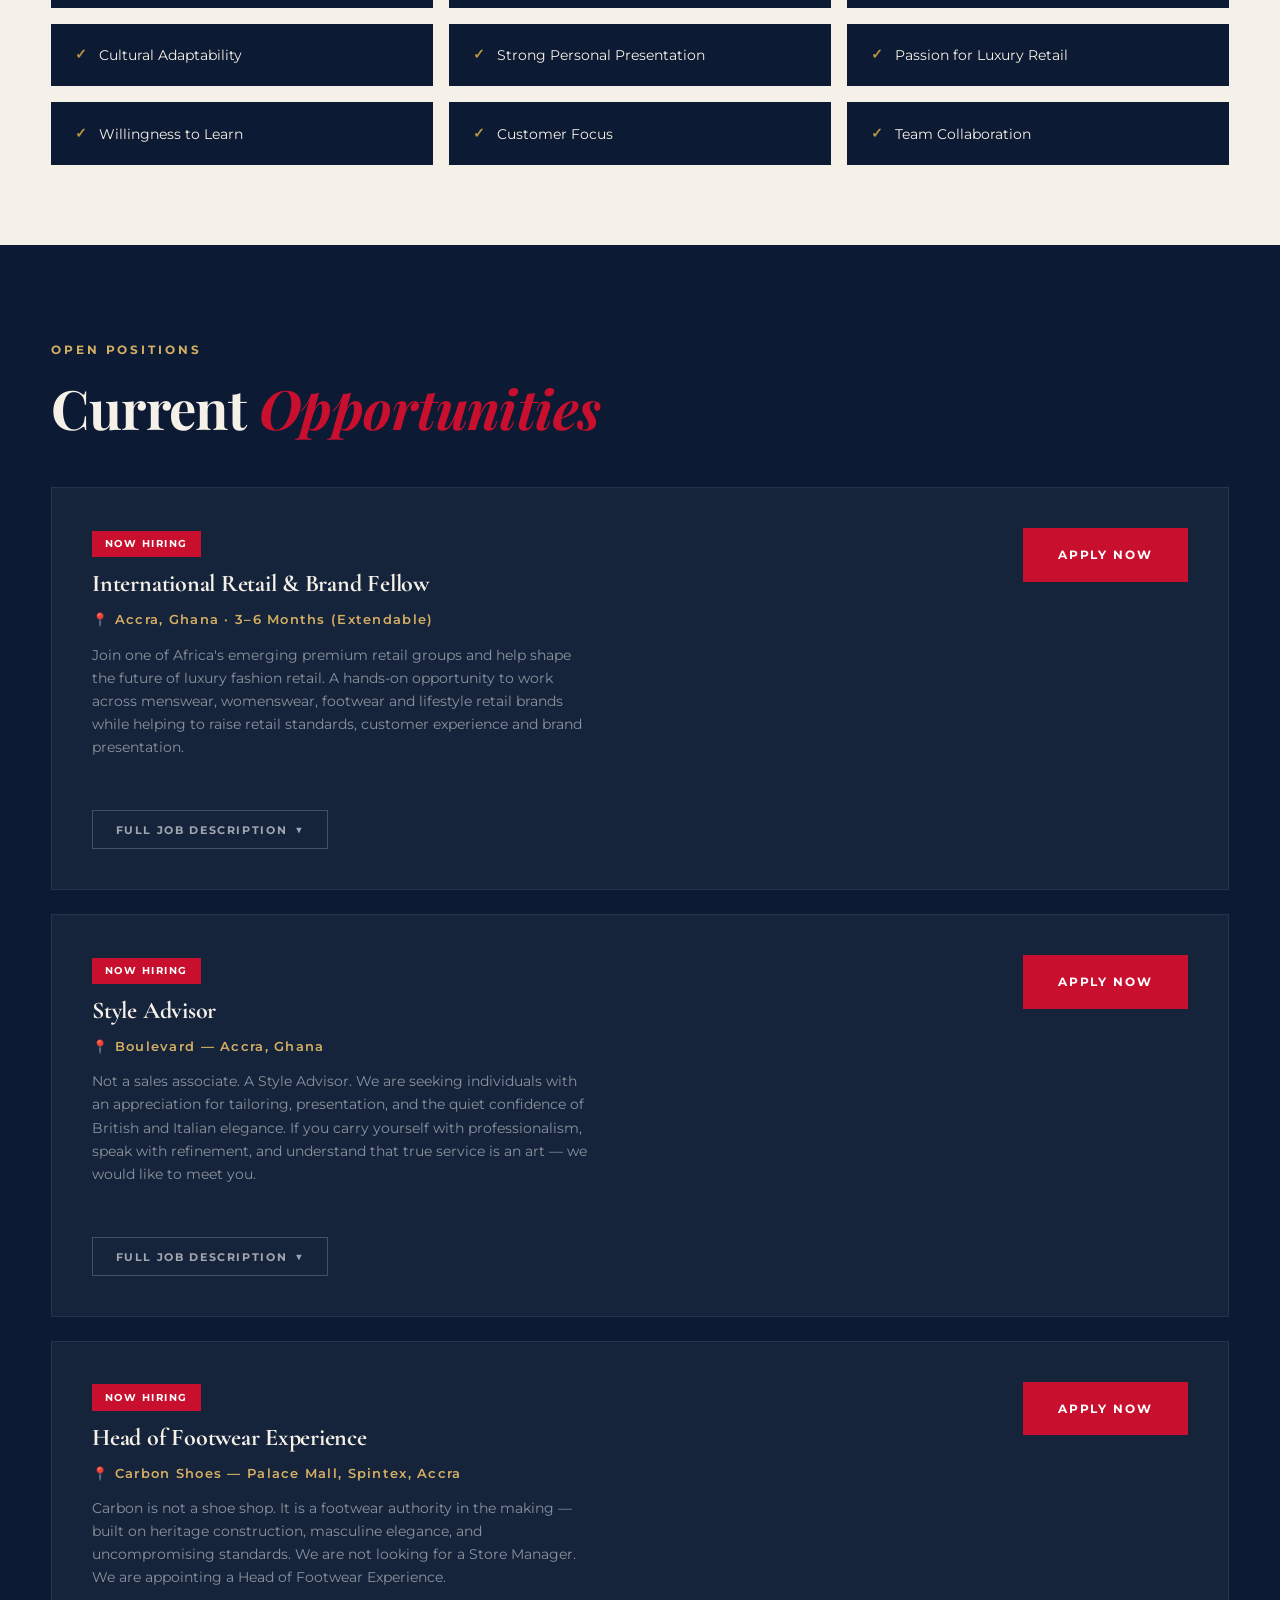
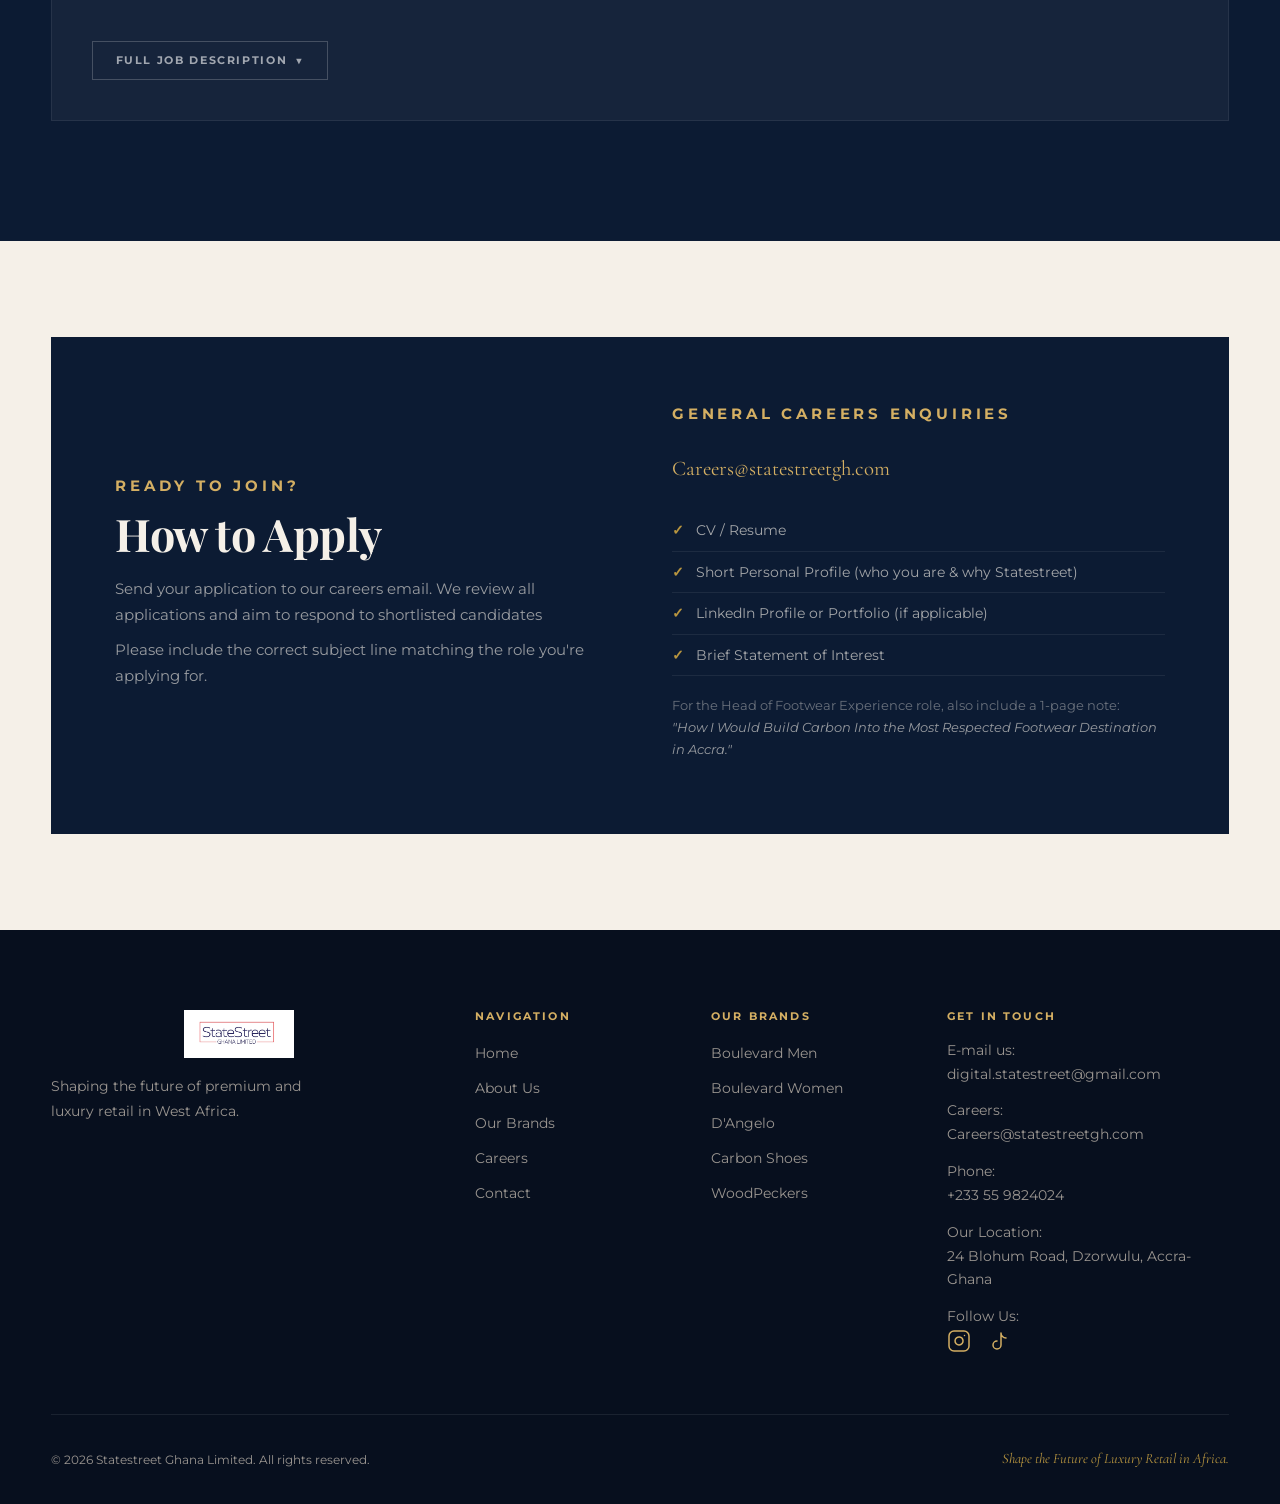
<file: pages/careers.html>
<!DOCTYPE html>
<html lang="en">
<head>
  <meta charset="UTF-8" />
  <meta name="viewport" content="width=device-width, initial-scale=1.0" />
  <meta name="color-scheme" content="light" />
  <title>Careers — Statestreet Ghana Limited</title>
  <meta name="description" content="Join Statestreet Ghana Limited — we're hiring. Style Advisors, Head of Footwear Experience and International Retail & Brand Fellow in Accra, Ghana." />
  <meta name="robots" content="index, follow" />
  <link rel="canonical" href="https://statestreetgh.com/pages/careers.html" />
  <meta property="og:title" content="Careers at Statestreet Ghana Limited" />
  <meta property="og:description" content="Build your career in premium retail with one of Ghana's fastest-growing fashion groups. View open positions in Accra." />
  <meta property="og:url" content="https://statestreetgh.com/pages/careers.html" />
  <meta property="og:type" content="website" />
  <link rel="stylesheet" href="../css/global.css" />
  <link rel="stylesheet" href="../css/pages.css" />
  <link rel="preconnect" href="https://fonts.googleapis.com" />
  <link rel="preconnect" href="https://fonts.gstatic.com" crossorigin />
  <link href="https://fonts.googleapis.com/css2?family=Cormorant+Garamond:ital,wght@0,300;0,400;0,600;0,700;1,300;1,400&family=Montserrat:wght@300;400;500;600;700;800&family=Playfair+Display:ital,wght@0,700;0,900;1,700&display=swap" rel="stylesheet" />
  <style>
    /* ── WHAT WE VALUE ── */
    .what-we-value { background: var(--cream); padding: 5rem 0; }
    .values-list { display: grid; grid-template-columns: repeat(3,1fr); gap: 1rem; margin-top: 2.5rem; }
    .value-pill {
      background: var(--navy); padding: 1.2rem 1.5rem;
      display: flex; align-items: center; gap: 0.75rem;
      color: var(--cream); font-size: 0.9rem;
    }
    .value-pill::before { content:'✓'; color:var(--gold); font-weight:700; font-size:0.85rem; flex-shrink:0; }

    /* ── JOB CARD EXPANDED ── */
    .job-full {
      display: none;
      margin-top: 2rem;
      padding-top: 2rem;
      border-top: 1px solid rgba(255,255,255,0.1);
    }
    .job-full.open { display: block; }

    .job-full__grid {
      display: grid;
      grid-template-columns: 1fr 1fr;
      gap: 2.5rem;
      margin-bottom: 2rem;
    }

    .jf-block h4 {
      font-family: var(--font-body);
      font-size: 0.65rem;
      font-weight: 700;
      letter-spacing: 0.2em;
      text-transform: uppercase;
      color: var(--gold);
      margin-bottom: 1rem;
      padding-bottom: 0.5rem;
      border-bottom: 1px solid rgba(184,149,63,0.3);
    }

    .jf-block ul {
      list-style: none;
      display: flex;
      flex-direction: column;
      gap: 0.5rem;
    }
    .jf-block ul li {
      font-size: 0.9rem;
      color: rgba(245,240,232,0.7);
      line-height: 1.6;
      padding-left: 1.2rem;
      position: relative;
    }
    .jf-block ul li::before {
      content: '→';
      position: absolute;
      left: 0;
      color: var(--gold);
      font-size: 0.75rem;
    }

    .jf-block p {
      font-size: 0.9rem;
      color: rgba(245,240,232,0.7);
      line-height: 1.8;
      margin-bottom: 0.6rem;
    }

    .jf-block .benefit-item {
      display: flex;
      align-items: flex-start;
      gap: 0.6rem;
      font-size: 0.88rem;
      color: rgba(245,240,232,0.7);
      margin-bottom: 0.5rem;
    }
    .jf-block .benefit-item::before {
      content: '✓';
      color: var(--gold);
      font-weight: 700;
      flex-shrink: 0;
      margin-top: 1px;
    }

    .jf-mandate {
      background: rgba(200,16,46,0.08);
      border-left: 3px solid var(--red);
      padding: 1.5rem 2rem;
      margin-bottom: 2rem;
    }
    .jf-mandate p {
      font-family: var(--font-heading);
      font-size: 1.05rem;
      color: rgba(245,240,232,0.85);
      line-height: 1.7;
      font-style: italic;
    }

    .jf-targets {
      display: grid;
      grid-template-columns: repeat(2, 1fr);
      gap: 1rem;
      margin-bottom: 2rem;
    }
    .jf-target {
      background: rgba(255,255,255,0.04);
      border-top: 2px solid var(--gold);
      padding: 1.5rem;
    }
    .jf-target .target-num {
      font-family: var(--font-display);
      font-size: 2rem;
      font-weight: 900;
      color: var(--gold);
      line-height: 1;
      margin-bottom: 0.4rem;
    }
    .jf-target h5 {
      font-family: var(--font-heading);
      font-size: 1rem;
      color: var(--cream);
      margin-bottom: 0.5rem;
    }
    .jf-target p {
      font-size: 0.82rem;
      color: rgba(245,240,232,0.5);
      line-height: 1.6;
    }

    .jf-apply {
      background: var(--navy-deep);
      padding: 2rem;
      display: flex;
      align-items: center;
      justify-content: space-between;
      gap: 2rem;
      flex-wrap: wrap;
      margin-top: 2rem;
    }
    .jf-apply p { font-size: 0.85rem; color: rgba(245,240,232,0.5); margin-bottom: 0.3rem; }
    .jf-apply .email {
      font-family: var(--font-heading);
      font-size: 1.2rem;
      color: var(--gold-light);
      text-decoration: none;
    }
    .jf-apply .email:hover { color: var(--white); }
    .jf-apply .deadline {
      font-size: 0.72rem;
      font-weight: 700;
      letter-spacing: 0.15em;
      text-transform: uppercase;
      color: var(--red);
      margin-top: 0.4rem;
      display: block;
    }

    /* Toggle button */
    .job-toggle-btn {
      background: transparent;
      border: 1px solid rgba(255,255,255,0.2);
      color: rgba(255,255,255,0.6);
      font-family: var(--font-body);
      font-size: 0.68rem;
      font-weight: 700;
      letter-spacing: 0.15em;
      text-transform: uppercase;
      padding: 0.7rem 1.4rem;
      cursor: pointer;
      transition: all 0.3s;
      display: flex;
      align-items: center;
      gap: 0.5rem;
      margin-top: 1.2rem;
    }
    .job-toggle-btn:hover { border-color: var(--gold); color: var(--gold-light); }
    .job-toggle-btn .arrow {
      display: inline-block;
      transition: transform 0.3s;
      font-size: 0.8rem;
    }
    .job-toggle-btn.open .arrow { transform: rotate(180deg); }

    .job-card { flex-direction: column; align-items: flex-start; }
    .job-card__top { display: flex; justify-content: space-between; align-items: flex-start; width: 100%; gap: 2rem; }
    .job-card__cta { flex-shrink: 0; }

    /* not-a-job callout */
    .jf-callout {
      background: rgba(184,149,63,0.08);
      border: 1px solid rgba(184,149,63,0.25);
      padding: 1.2rem 1.5rem;
      margin-bottom: 1.5rem;
      font-family: var(--font-heading);
      font-size: 1rem;
      color: var(--gold-light);
      font-style: italic;
      line-height: 1.6;
    }

    @media (max-width: 700px) {
      .values-list { grid-template-columns: 1fr 1fr; }
      .job-full__grid { grid-template-columns: 1fr; }
      .jf-targets { grid-template-columns: 1fr; }
      .job-card__top { flex-direction: column; }
    }
    @media (max-width: 480px) {
      .values-list { grid-template-columns: 1fr; }
    }
  </style>
</head>
<body>

  <!-- NAV -->
  <nav class="nav scrolled" id="mainNav">
    <div class="nav__logo"><a href="../index.html"><img src="../Statestreet.jpeg" alt="Statestreet logo" /></a></div>
    <button class="nav__hamburger" id="hamburger" aria-label="Menu">
      <span></span><span></span><span></span>
    </button>
    <ul class="nav__links" id="navLinks">
      <li><a href="../index.html">Home</a></li>
      <li><a href="about.html">About</a></li>
      <li><a href="brands.html">Our Brands</a></li>
      <li><a href="careers.html" class="active">Careers</a></li>
      <li><a href="contact.html">Contact</a></li>
    </ul>
  </nav>

  <!-- PAGE HERO -->
  <section class="page-hero">
    <div class="page-hero__inner">
      <p class="page-hero__breadcrumb"><a href="../index.html">Home</a> / Careers</p>
      <h1>Build Your Career<br />in <em>Premium Retail</em></h1>
      <p>We are developing the next generation of retail leaders in West Africa. Join a team that is shaping the future of fashion and luxury retail in Ghana.</p>
    </div>
  </section>

  <!-- CAREERS INTRO -->
  <section class="careers-intro">
    <div class="container">
      <div class="careers-intro__grid">
        <div class="careers-intro__text">
          <p class="section-label">Why Join Us</p>
          <h2>This is Not an Ordinary Retail Role</h2>
          <p>It is an opportunity to contribute to a business working to define the future of premium fashion retail in Ghana while gaining hands-on experience inside one of Africa's fastest-growing consumer markets.</p>
          <p>At Statestreet, we invest in people. We believe that building great retail starts with building great teams — people who are passionate about fashion, committed to excellence, and eager to grow with a business that is growing fast.</p>
          <p>Whether you're an experienced retail professional or a motivated newcomer, we have a culture that rewards hard work, celebrates talent, and creates genuine career paths.</p>
        </div>
        <div>
          <p class="section-label">What We Offer</p>
          <div class="perks-grid">
            <div class="perk-item">
              <span class="icon">📈</span>
              <h4>Career Growth</h4>
              <p>Real advancement paths within a fast-growing group</p>
            </div>
            <div class="perk-item">
              <span class="icon">🏆</span>
              <h4>Performance Rewards</h4>
              <p>Incentives tied to individual and team performance</p>
            </div>
            <div class="perk-item">
              <span class="icon">🌍</span>
              <h4>Retail Leadership</h4>
              <p>Direct exposure to senior leadership and strategy</p>
            </div>
            <div class="perk-item">
              <span class="icon">✨</span>
              <h4>Brand Experience</h4>
              <p>Work across Africa's emerging luxury market brands</p>
            </div>
          </div>
        </div>
      </div>
    </div>
  </section>

  <!-- WHAT WE VALUE -->
  <section class="what-we-value">
    <div class="container">
      <p class="section-label">Who We Look For</p>
      <h2 class="section-title">What We Value in Our Team</h2>
      <div class="values-list">
        <div class="value-pill">Professionalism</div>
        <div class="value-pill">Attention to Detail</div>
        <div class="value-pill">Commercial Awareness</div>
        <div class="value-pill">Cultural Adaptability</div>
        <div class="value-pill">Strong Personal Presentation</div>
        <div class="value-pill">Passion for Luxury Retail</div>
        <div class="value-pill">Willingness to Learn</div>
        <div class="value-pill">Customer Focus</div>
        <div class="value-pill">Team Collaboration</div>
      </div>
    </div>
  </section>

  <!-- OPEN POSITIONS -->
  <section class="jobs-section">
    <div class="container">
      <p class="section-label light">Open Positions</p>
      <h2 class="section-title light">Current <em>Opportunities</em></h2>

      <div style="margin-top: 3rem;">

        <!-- ══════════════════════════════════════
             JOB 1 — INTERNATIONAL RETAIL & BRAND FELLOW
        ══════════════════════════════════════ -->
        <div class="job-card">
          <div class="job-card__top">
            <div class="job-card__meta">
              <div class="badge">Now Hiring</div>
              <h3>International Retail &amp; Brand Fellow</h3>
              <p class="location">📍 Accra, Ghana · 3–6 Months (Extendable)</p>
              <p>Join one of Africa's emerging premium retail groups and help shape the future of luxury fashion retail. A hands-on opportunity to work across menswear, womenswear, footwear and lifestyle retail brands while helping to raise retail standards, customer experience and brand presentation.</p>
            </div>
            <div class="job-card__cta">
              <a href="#apply" class="btn btn--primary">Apply Now</a>
            </div>
          </div>

          <button class="job-toggle-btn" onclick="toggleJob('job3')">
            Full Job Description <span class="arrow">▼</span>
          </button>

          <div class="job-full" id="job3">
            <div class="jf-callout">
              "This is not an ordinary retail role. It is an opportunity to contribute to a business working to define the future of premium fashion retail in Ghana."
            </div>

            <div class="job-full__grid">
              <div class="jf-block">
                <h4>What You Will Do</h4>
                <ul>
                  <li>Elevate store presentation and visual merchandising standards</li>
                  <li>Support styling, outfit coordination and product presentation</li>
                  <li>Strengthen product storytelling and selling culture</li>
                  <li>Improve customer experience and clienteling practices</li>
                  <li>Assist with brand activations, launches and retail campaigns</li>
                  <li>Coach store teams on presentation, service and retail excellence</li>
                  <li>Contribute to the development of world-class retail standards</li>
                </ul>
              </div>
              <div class="jf-block">
                <h4>Who We Are Looking For</h4>
                <p style="color:var(--gold-light); font-size:0.78rem; margin-bottom:0.8rem; font-weight:600; letter-spacing:0.05em;">Backgrounds in:</p>
                <ul>
                  <li>Fashion Retail · Luxury Retail · Hospitality</li>
                  <li>Visual Merchandising · Styling</li>
                  <li>Brand Communications · Fashion Marketing</li>
                  <li>Customer Experience · Store Operations</li>
                </ul>
              </div>
            </div>

            <div class="job-full__grid">
              <div class="jf-block">
                <h4>What We Value</h4>
                <ul>
                  <li>Professionalism</li>
                  <li>Attention to Detail</li>
                  <li>Commercial Awareness</li>
                  <li>Cultural Adaptability</li>
                  <li>Strong Personal Presentation</li>
                  <li>Passion for Luxury Retail</li>
                  <li>Willingness to Learn</li>
                </ul>
              </div>
              <div class="jf-block">
                <h4>Benefits Include</h4>
                <div class="benefit-item">Monthly Allowance / Salary</div>
                <div class="benefit-item">Performance Incentives</div>
                <div class="benefit-item">Potential Accommodation Support</div>
                <div class="benefit-item">Local Transportation Support</div>
                <div class="benefit-item">Work Permit Assistance (where applicable)</div>
                <div class="benefit-item">Direct Exposure to Retail Leadership &amp; Brand Management</div>
                <div class="benefit-item">Experience in Africa's Emerging Luxury Market</div>
              </div>
            </div>

            <div class="jf-apply">
              <div>
                <p>Send CV, Short Personal Profile, LinkedIn/Portfolio &amp; Statement of Interest to</p>
                <a href="mailto:Careers@statestreetgh.com" class="email">Careers@statestreetgh.com</a>
                <span class="deadline">Subject: Application – International Retail &amp; Brand Fellow</span>
              </div>
              <a href="mailto:Careers@statestreetgh.com?subject=Application – International Retail %26 Brand Fellow" class="btn btn--primary">Apply Now →</a>
            </div>
          </div>
        </div>

        <!-- ══════════════════════════════════════
             JOB 2 — STYLE ADVISOR (Boulevard)
        ══════════════════════════════════════ -->
        <div class="job-card">
          <div class="job-card__top">
            <div class="job-card__meta">
              <div class="badge">Now Hiring</div>
              <h3>Style Advisor</h3>
              <p class="location">📍 Boulevard — Accra, Ghana</p>
              <p>Not a sales associate. A Style Advisor. We are seeking individuals with an appreciation for tailoring, presentation, and the quiet confidence of British and Italian elegance. If you carry yourself with professionalism, speak with refinement, and understand that true service is an art — we would like to meet you.</p>
            </div>
            <div class="job-card__cta">
              <a href="#apply" class="btn btn--primary">Apply Now</a>
            </div>
          </div>

          <button class="job-toggle-btn" onclick="toggleJob('job1')">
            Full Job Description <span class="arrow">▼</span>
          </button>

          <div class="job-full" id="job1">
            <div class="jf-callout">
              "Style is serious business. At Statestreet, a Style Advisor is not measured by hours worked — but by value created. We are building a new class of retail professionals."
            </div>

            <div class="jf-targets">
              <div class="jf-target">
                <div class="target-num">+25%</div>
                <h5>Grow Sales</h5>
                <p>Not through pressure or noise — through intelligent styling, purposeful cross-selling, and understanding what the client truly needs before he asks. Increase average transaction value. Sell complete looks, not single pieces.</p>
              </div>
              <div class="jf-target">
                <div class="target-num">+50%</div>
                <h5>Increase Conversion</h5>
                <p>Footfall is potential. Conversion is skill. Control the first 90 seconds of client engagement. Ask commercial questions with elegance. Read hesitation and remove friction. Close naturally — without sounding transactional.</p>
              </div>
              <div class="jf-target">
                <div class="target-num">0%</div>
                <h5>Sell Without Discounting</h5>
                <p>We do not apologise for quality. We do not compete on price. Learn fabric stories, craftsmanship narratives, and why Italian elegance commands confidence. If you need discounting to sell, this role is not for you.</p>
              </div>
              <div class="jf-target">
                <div class="target-num">100</div>
                <h5>Client Book in 90 Days</h5>
                <p>Identify and profile your top clients. Record sizing, preferences and lifestyle notes. Follow up intentionally. Invite them personally to new arrivals. Convert one-time buyers into loyal patrons. Your client book is your asset.</p>
              </div>
            </div>

            <div class="job-full__grid">
              <div class="jf-block">
                <h4>What You Must Do</h4>
                <ul>
                  <li>Elevate store presentation and visual merchandising standards</li>
                  <li>Support styling, outfit coordination and product presentation</li>
                  <li>Strengthen product storytelling and selling culture</li>
                  <li>Improve customer experience and clienteling practices</li>
                  <li>Assist with brand activations, launches and retail campaigns</li>
                  <li>Coach store teams on presentation, service and retail excellence</li>
                  <li>Contribute to the development of world-class retail standards</li>
                </ul>
              </div>
              <div class="jf-block">
                <h4>The Standard</h4>
                <p>We expect discipline.</p>
                <p>We expect polish.</p>
                <p>We expect commercial curiosity.</p>
                <p>We expect ownership.</p>
                <br/>
                <p>If you want a salary, apply elsewhere.</p>
                <p>If you want to build influence, income, and a name within Ghana's emerging luxury retail space, apply within.</p>
                <br/>
                <p style="color:var(--gold-light); font-family:var(--font-heading); font-size:1.05rem; font-style:italic;">Statestreet — Style Is Serious Business.</p>
              </div>
            </div>

            <div class="jf-apply">
              <div>
                <p>Send your CV to</p>
                <a href="mailto:digital.statestreet@gmail.com" class="email">digital.statestreet@gmail.com</a>
                <span class="deadline">Apply within or send CV to digital.statestreet@gmail.com</span>
              </div>
              <a href="mailto:digital.statestreet@gmail.com?subject=Style Advisor Application — Boulevard" class="btn btn--primary">Apply Now →</a>
            </div>
          </div>
        </div>

        <!-- ══════════════════════════════════════
             JOB 3 — HEAD OF FOOTWEAR EXPERIENCE (Carbon)
        ══════════════════════════════════════ -->
        <div class="job-card">
          <div class="job-card__top">
            <div class="job-card__meta">
              <div class="badge">Now Hiring</div>
              <h3>Head of Footwear Experience</h3>
              <p class="location">📍 Carbon Shoes — Palace Mall, Spintex, Accra</p>
              <p>Carbon is not a shoe shop. It is a footwear authority in the making — built on heritage construction, masculine elegance, and uncompromising standards. We are not looking for a Store Manager. We are appointing a Head of Footwear Experience.</p>
            </div>
            <div class="job-card__cta">
              <a href="#apply" class="btn btn--primary">Apply Now</a>
            </div>
          </div>

          <button class="job-toggle-btn" onclick="toggleJob('job2')">
            Full Job Description <span class="arrow">▼</span>
          </button>

          <div class="job-full" id="job2">
            <div class="jf-callout">
              "You are not managing shelves. You are building a footwear authority brand."
            </div>

            <div class="job-full__grid">
              <div class="jf-block">
                <h4>The Mandate</h4>
                <ul>
                  <li>Drive 25%+ monthly sales growth</li>
                  <li>Increase conversion through expert fitting and product storytelling</li>
                  <li>Build a 100-client private footwear book within 90 days</li>
                  <li>Sell without discounting</li>
                  <li>Lead and develop a high-performance footwear advisory team</li>
                  <li>Own daily operations, stock integrity and visual standards</li>
                  <li>Present weekly commercial dashboards to the Managing Director</li>
                </ul>
              </div>
              <div class="jf-block">
                <h4>Who We Are Looking For</h4>
                <ul>
                  <li>Understands leather, construction, fit and formality</li>
                  <li>Can explain Goodyear welt vs Blake stitch confidently</li>
                  <li>Knows the difference between Oxford, Derby and Monk strap</li>
                  <li>Commercially curious — numbers matter here</li>
                  <li>Has led a team before</li>
                  <li>Sees retail as theatre, not transaction</li>
                  <li>Has the discipline of an operator and the taste of a stylist</li>
                </ul>
              </div>
            </div>

            <div class="job-full__grid">
              <div class="jf-block">
                <h4>What This Is Not</h4>
                <ul>
                  <li>This is not a salary-collection role.</li>
                  <li>This is not a passive store position.</li>
                  <li>This is not "open and close shop".</li>
                </ul>
              </div>
              <div class="jf-block">
                <h4>What You Gain</h4>
                <div class="benefit-item">Leadership of a new heritage brand</div>
                <div class="benefit-item">Performance-based remuneration</div>
                <div class="benefit-item">Direct executive exposure</div>
                <div class="benefit-item">Growth within the Statestreet Group</div>
              </div>
            </div>

            <div class="jf-apply">
              <div>
                <p>Send your CV + a 1-page note titled:</p>
                <p style="color:var(--gold-light); font-style:italic; font-family:var(--font-heading); font-size:1rem; margin-top:0.3rem;">"How I Would Build Carbon Into the Most Respected Footwear Destination in Accra."</p>
                <a href="mailto:digital.statestreet@gmail.com" class="email">digital.statestreet@gmail.com</a>
                <span class="deadline">Subject: Application – Head of Footwear Experience</span>
              </div>
              <a href="mailto:digital.statestreet@gmail.com?subject=Head of Footwear Experience — Carbon Shoes Application" class="btn btn--primary">Apply Now →</a>
            </div>
          </div>
        </div>

      </div><!-- end jobs list -->
    </div>
  </section>

  <!-- HOW TO APPLY -->
  <section class="apply-section" id="apply">
    <div class="container">
      <div class="apply-box">
        <div>
          <p class="section-label light">Ready to Join?</p>
          <h2>How to Apply</h2>
          <p>Send your application to our careers email. We review all applications and aim to respond to shortlisted candidates</p>
          <p>Please include the correct subject line matching the role you're applying for.</p>
        </div>
        <div class="apply-details">
          <p class="section-label light">General Careers Enquiries</p>
          <a href="mailto:Careers@statestreetgh.com" class="apply-email">Careers@statestreetgh.com</a>
          <ul class="apply-list">
            <li>CV / Resume</li>
            <li>Short Personal Profile (who you are &amp; why Statestreet)</li>
            <li>LinkedIn Profile or Portfolio (if applicable)</li>
            <li>Brief Statement of Interest</li>
          </ul>
          <p style="font-size:0.8rem; color:rgba(245,240,232,0.4); margin-top:1.2rem;">
            For the Head of Footwear Experience role, also include a 1-page note:<br />
            <em style="color:rgba(245,240,232,0.6);">"How I Would Build Carbon Into the Most Respected Footwear Destination in Accra."</em>
          </p>
        </div>
      </div>
    </div>
  </section>

  <!-- FOOTER -->
  <footer class="footer">
    <div class="container">
      <div class="footer__top">
        <div class="footer__brand">
          <div class="footer__logo"><img src="../Statestreet.jpeg" alt="Statestreet logo" /></div>
          <p>Shaping the future of premium and luxury retail in West Africa.</p>
        </div>
        <div class="footer__links">
          <h4>Navigation</h4>
          <ul>
            <li><a href="../index.html">Home</a></li>
            <li><a href="about.html">About Us</a></li>
            <li><a href="brands.html">Our Brands</a></li>
            <li><a href="careers.html">Careers</a></li>
            <li><a href="contact.html">Contact</a></li>
          </ul>
        </div>
        <div class="footer__links">
          <h4>Our Brands</h4>
          <ul>
            <li><a href="brands.html">Boulevard Men</a></li>
            <li><a href="brands.html">Boulevard Women</a></li>
            <li><a href="brands.html">D'Angelo</a></li>
            <li><a href="brands.html">Carbon Shoes</a></li>
            <li><a href="brands.html">WoodPeckers</a></li>
          </ul>
        </div>
        <div class="footer__contact">
          <h4>Get In Touch</h4>
          <p>E-mail us:<br /><a href="mailto:digital.statestreet@gmail.com">digital.statestreet@gmail.com</a></p>
          <p>Careers:<br /><a href="mailto:Careers@statestreetgh.com">Careers@statestreetgh.com</a></p>
          <p>Phone:<br /><a href="tel:+233559824024">+233 55 9824024</a></p>
          <p>Our Location:<br />24 Blohum Road, Dzorwulu, Accra-Ghana</p>
          <p>Follow Us:<br />
            <!-- Instagram -->
            <a href="https://www.instagram.com/statestreet.retailgroup" target="_blank" rel="noopener" class="footer-social-btn" aria-label="Instagram">
              <svg viewBox="0 0 24 24" stroke-linecap="round" stroke-linejoin="round"><rect x="2" y="2" width="20" height="20" rx="5"/><path d="M16 11.37A4 4 0 1 1 12.63 8 4 4 0 0 1 16 11.37z"/><line x1="17.5" y1="6.5" x2="17.51" y2="6.5"/></svg>
            </a>
            <!-- TikTok -->
            <a href="https://www.tiktok.com/@statestreetretailgroup?is_from_webapp=1&sender_device=pcheir" target="_blank" rel="noopener" class="footer-social-btn" aria-label="TikTok">
              <svg viewBox="0 0 24 24" stroke-linecap="round" stroke-linejoin="round"><path d="M9 12a4 4 0 1 0 4 4V4a5 5 0 0 0 5 5"/></svg>
            </a>
          </p>
        </div>
      </div>
      <div class="footer__bottom">
        <p>&copy; 2026 Statestreet Ghana Limited. All rights reserved.</p>
        <p class="footer__tagline">Shape the Future of Luxury Retail in Africa.</p>
      </div>
    </div>
  </footer>

  <script src="../js/nav.js"></script>
  <script src="../js/animations.js"></script>
  <script>
    function toggleJob(id) {
      const panel = document.getElementById(id);
      const btn = panel.previousElementSibling;
      const isOpen = panel.classList.contains('open');

      // Close all
      document.querySelectorAll('.job-full').forEach(p => p.classList.remove('open'));
      document.querySelectorAll('.job-toggle-btn').forEach(b => b.classList.remove('open'));

      // Open this one if it was closed
      if (!isOpen) {
        panel.classList.add('open');
        btn.classList.add('open');
        // Smooth scroll to card
        setTimeout(() => {
          panel.closest('.job-card').scrollIntoView({ behavior: 'smooth', block: 'start' });
        }, 100);
      }
    }
  </script>
</body>
</html>
</file>
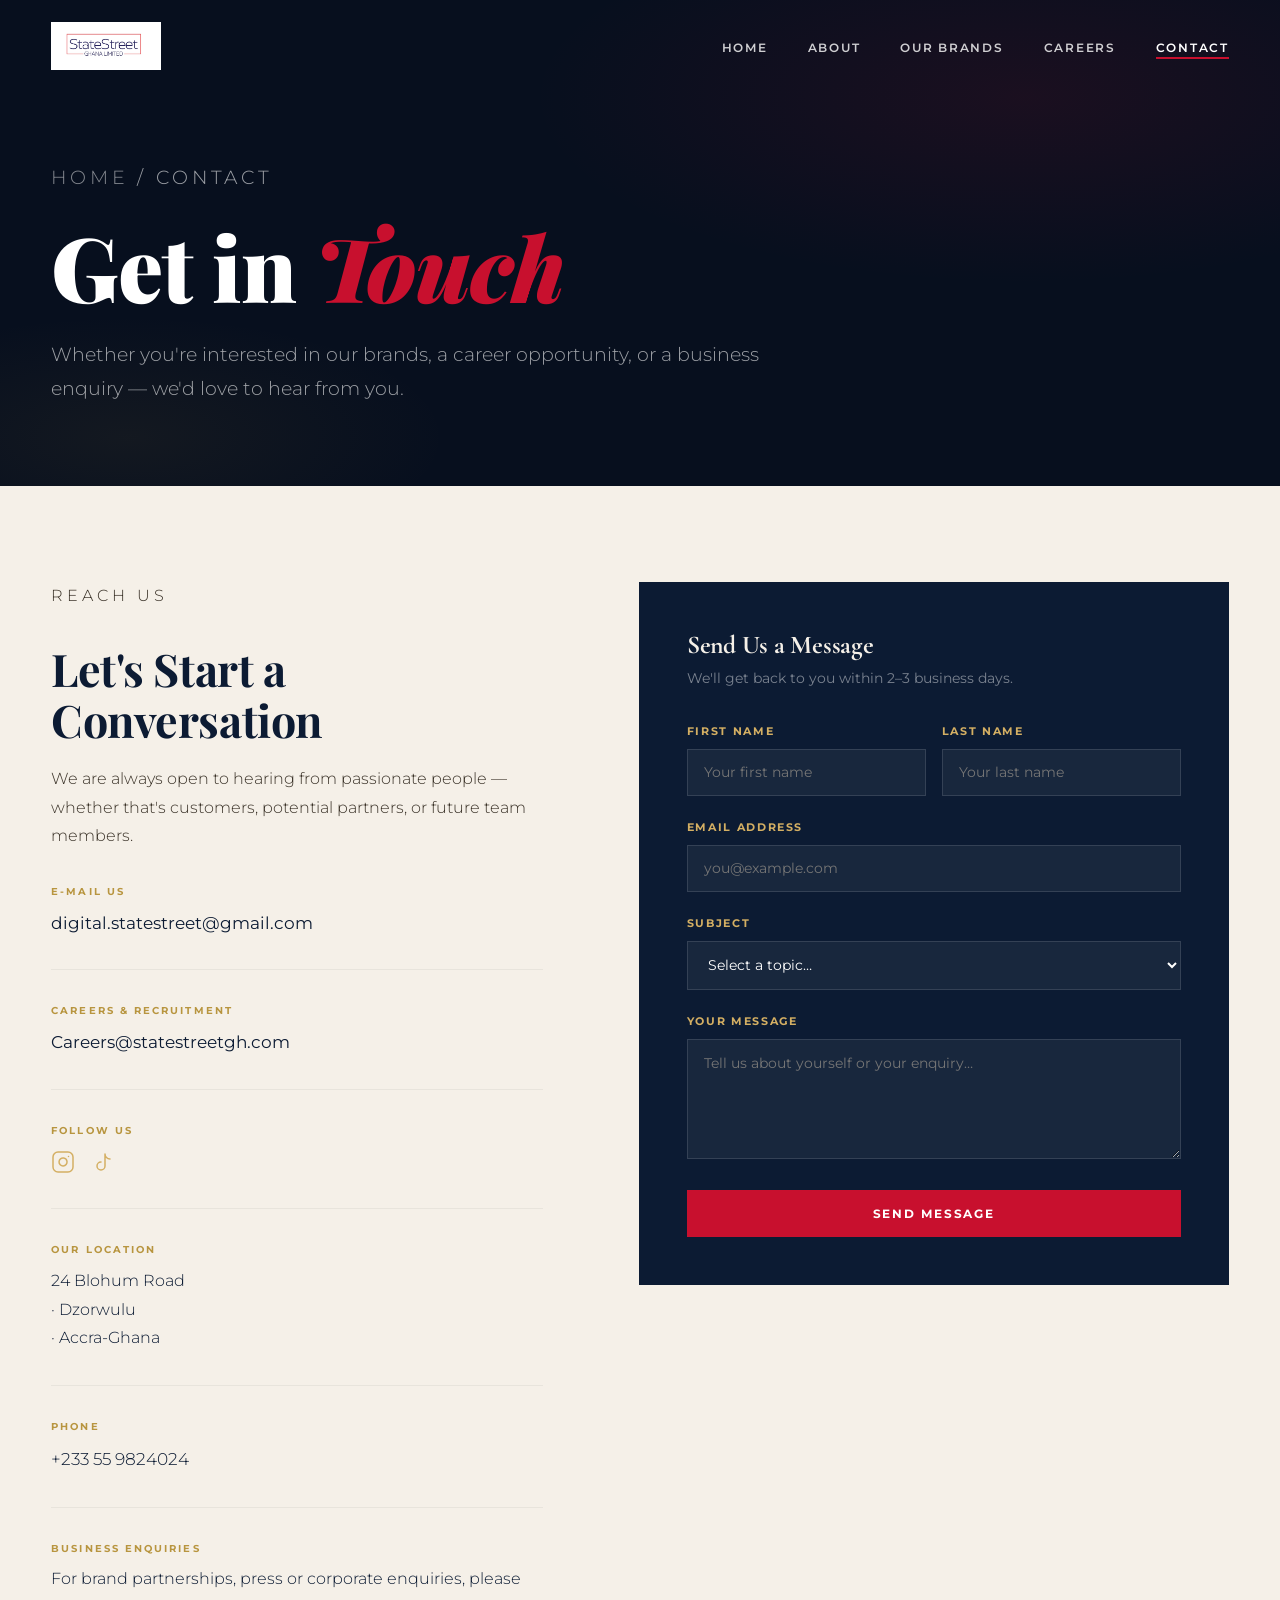
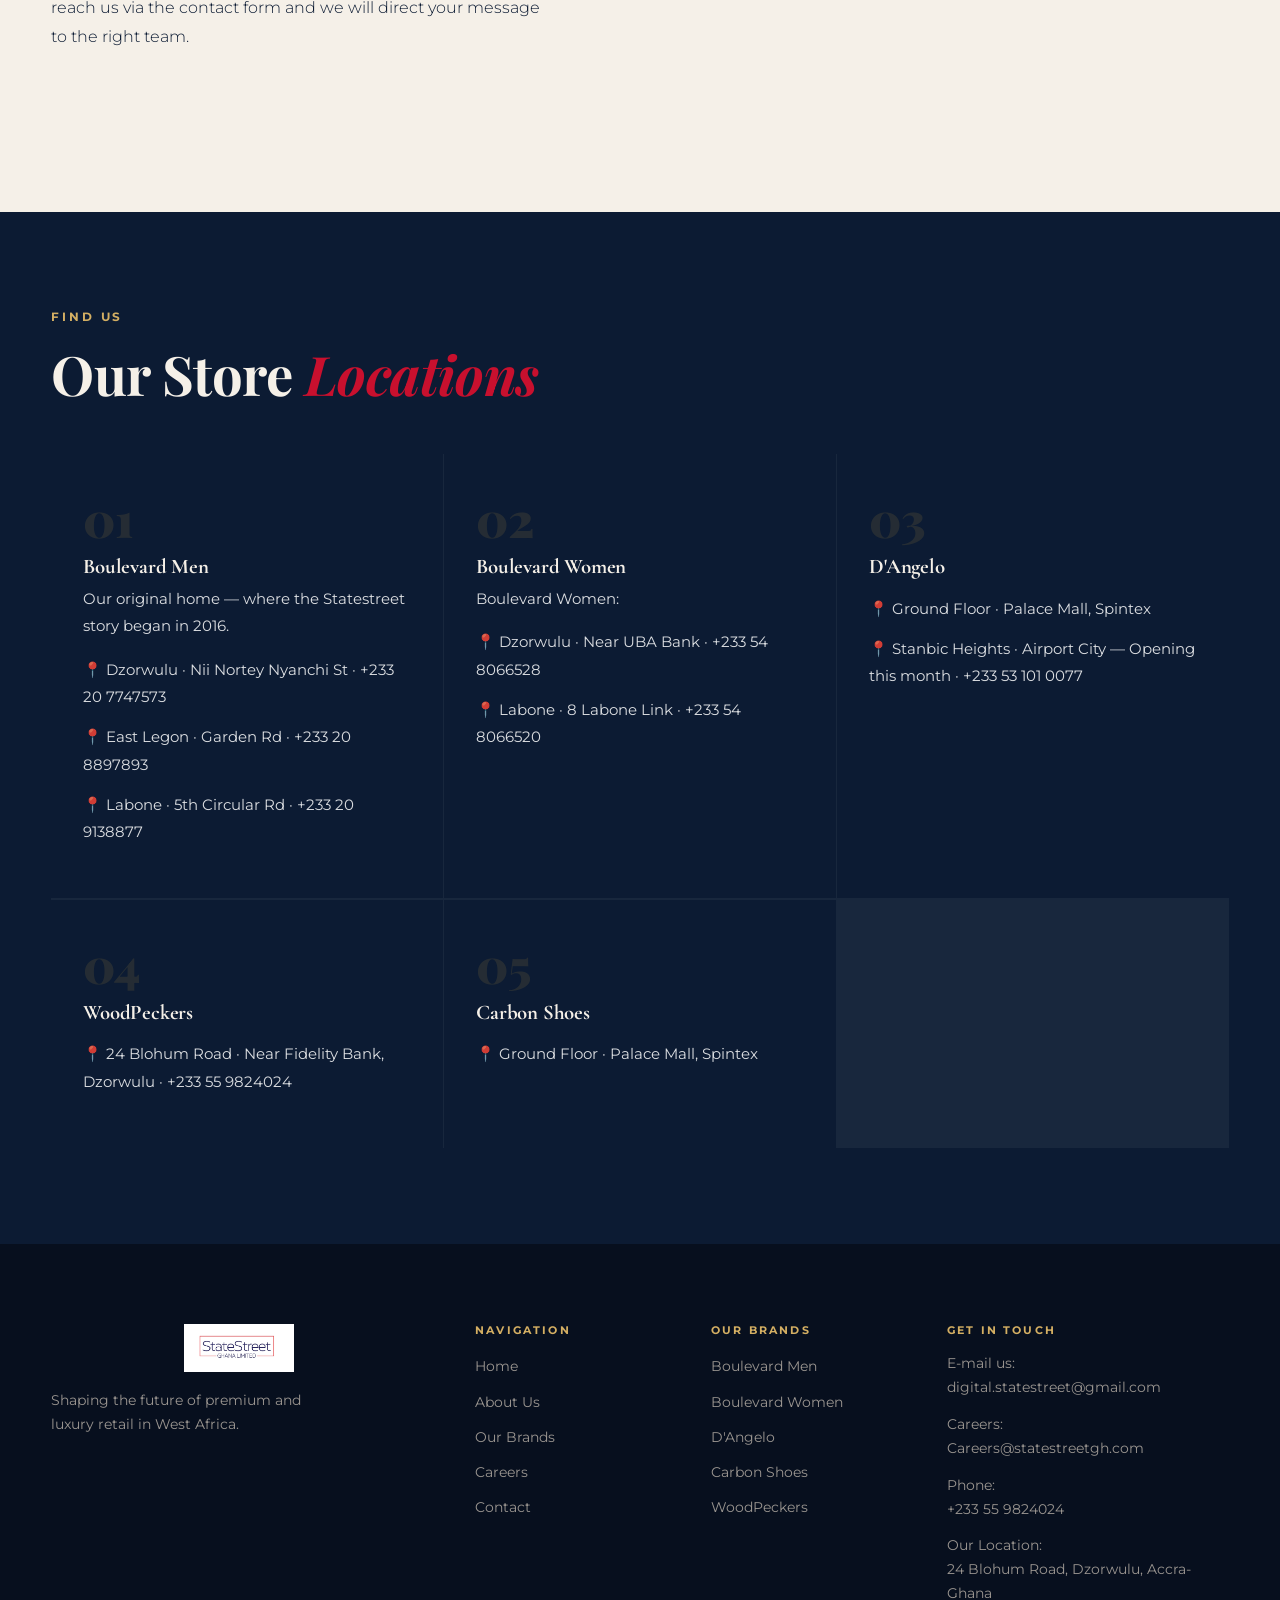
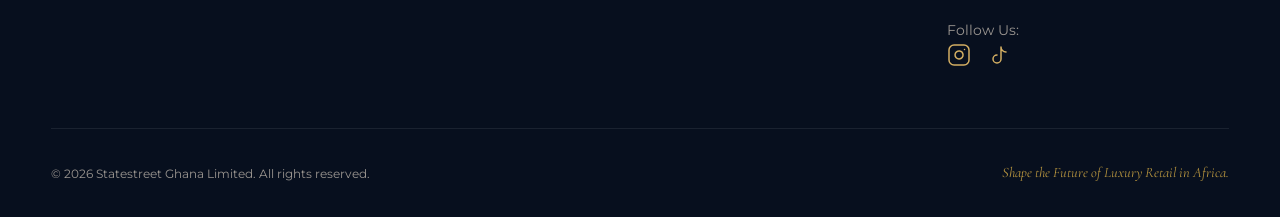
<file: pages/contact.html>
<!DOCTYPE html>
<html lang="en">
<head>
  <meta charset="UTF-8" />
  <meta name="viewport" content="width=device-width, initial-scale=1.0" />
  <meta name="color-scheme" content="light" />
  <meta name="robots" content="index, follow" />
  <meta name="description" content="Reach out to Statestreet Ghana Limited for partnerships, brand inquiries, career opportunities, or customer support." />
  <meta property="og:title" content="Contact — Statestreet Ghana Limited" />
  <meta property="og:description" content="Reach out to Statestreet Ghana Limited for partnerships, brand inquiries, career opportunities, or customer support." />
  <meta property="og:url" content="https://statestreetgh.com/pages/contact.html" />
  <meta property="og:type" content="website" />
  <link rel="canonical" href="https://statestreetgh.com/pages/contact.html" />
  <title>Contact — Statestreet Ghana Limited</title>
  <link rel="stylesheet" href="../css/global.css" />
  <link rel="stylesheet" href="../css/pages.css" />
  <link rel="preconnect" href="https://fonts.googleapis.com" />
  <link rel="preconnect" href="https://fonts.gstatic.com" crossorigin />
  <link href="https://fonts.googleapis.com/css2?family=Cormorant+Garamond:ital,wght@0,300;0,400;0,600;0,700;1,300;1,400&family=Montserrat:wght@300;400;500;600;700;800&family=Playfair+Display:ital,wght@0,700;0,900;1,700&display=swap" rel="stylesheet" />
</head>
<body>

  <!-- NAV -->
  <nav class="nav scrolled" id="mainNav">
    <div class="nav__logo"><a href="../index.html"><img src="../Statestreet.jpeg" alt="Statestreet logo" /></a></div>
    <button class="nav__hamburger" id="hamburger" aria-label="Menu">
      <span></span><span></span><span></span>
    </button>
    <ul class="nav__links" id="navLinks">
      <li><a href="../index.html">Home</a></li>
      <li><a href="about.html">About</a></li>
      <li><a href="brands.html">Our Brands</a></li>
      <li><a href="careers.html">Careers</a></li>
      <li><a href="contact.html" class="active">Contact</a></li>
    </ul>
  </nav>

  <!-- PAGE HERO -->
  <section class="page-hero">
    <div class="page-hero__inner">
      <p class="page-hero__breadcrumb"><a href="../index.html">Home</a> / Contact</p>
      <h1>Get in <em>Touch</em></h1>
      <p>Whether you're interested in our brands, a career opportunity, or a business enquiry — we'd love to hear from you.</p>
    </div>
  </section>

  <!-- CONTACT SECTION -->
  <section class="contact-section">
    <div class="container">
      <div class="contact-grid">
        <div class="contact-info">
          <p class="section-label">Reach Us</p>
          <h2>Let's Start a Conversation</h2>
          <p>We are always open to hearing from passionate people — whether that's customers, potential partners, or future team members.</p>

          <div class="contact-item">
            <span class="ci-label">E-mail Us</span>
            <a href="mailto:digital.statestreet@gmail.com">digital.statestreet@gmail.com</a>
          </div>

          <div class="contact-item">
            <span class="ci-label">Careers &amp; Recruitment</span>
            <a href="mailto:Careers@statestreetgh.com">Careers@statestreetgh.com</a>
          </div>

          <div class="contact-item">
            <span class="ci-label">Follow Us</span>
            <p>
              <!-- Instagram -->
              <a href="https://www.instagram.com/statestreet.retailgroup" target="_blank" rel="noopener" class="footer-social-btn" aria-label="Instagram">
                <svg viewBox="0 0 24 24" stroke-linecap="round" stroke-linejoin="round"><rect x="2" y="2" width="20" height="20" rx="5"/><path d="M16 11.37A4 4 0 1 1 12.63 8 4 4 0 0 1 16 11.37z"/><line x1="17.5" y1="6.5" x2="17.51" y2="6.5"/></svg>
              </a>
              <!-- TikTok -->
              <a href="https://www.tiktok.com/@statestreetretailgroup?is_from_webapp=1&sender_device=pcheir" target="_blank" rel="noopener" class="footer-social-btn" aria-label="TikTok">
                <svg viewBox="0 0 24 24" stroke-linecap="round" stroke-linejoin="round"><path d="M9 12a4 4 0 1 0 4 4V4a5 5 0 0 0 5 5"/></svg>
              </a>
            </p>
          </div>

          <div class="contact-item">
            <span class="ci-label">Our Location</span>
            <p>24 Blohum Road<br />· Dzorwulu<br />· Accra-Ghana</p>
          </div>

          <div class="contact-item">
            <span class="ci-label">Phone</span>
            <p><a href="tel:+233559824024">+233 55 9824024</a></p>
          </div>

          <div class="contact-item">
            <span class="ci-label">Business Enquiries</span>
            <p>For brand partnerships, press or corporate enquiries, please reach us via the contact form and we will direct your message to the right team.</p>
          </div>
        </div>

        <!-- CONTACT FORM -->
        <div class="contact-form-wrap">
          <h3>Send Us a Message</h3>
          <p class="sub">We'll get back to you within 2–3 business days.</p>

          <form id="contactForm" action="mailto:digital.statestreet@gmail.com" method="GET" enctype="text/plain">
            <div class="form-row">
              <div class="form-group">
                <label for="firstName">First Name</label>
                <input type="text" id="firstName" name="firstName" placeholder="Your first name" required />
              </div>
              <div class="form-group">
                <label for="lastName">Last Name</label>
                <input type="text" id="lastName" name="lastName" placeholder="Your last name" required />
              </div>
            </div>
            <div class="form-group">
              <label for="email">Email Address</label>
              <input type="email" id="email" name="email" placeholder="you@example.com" required />
            </div>
            <div class="form-group">
              <label for="subject">Subject</label>
              <select id="subject" name="subject">
                <option value="">Select a topic…</option>
                <option value="career">Career Opportunity</option>
                <option value="brand">Brand Enquiry</option>
                <option value="partnership">Business Partnership</option>
                <option value="press">Press / Media</option>
                <option value="general">General Enquiry</option>
              </select>
            </div>
            <div class="form-group">
              <label for="message">Your Message</label>
              <textarea id="message" name="message" placeholder="Tell us about yourself or your enquiry…" required></textarea>
            </div>
            <button type="submit" class="btn btn--primary" style="width:100%; text-align:center;">Send Message</button>
          </form>

          <div class="form-success" id="formSuccess">
            <span class="checkmark">✓</span>
            <p style="font-family: var(--font-heading); font-size: 1.4rem; color: var(--cream); margin-bottom: 0.5rem;">Message Sent</p>
            <p>Thank you for reaching out. We'll be in touch soon.</p>
          </div>
        </div>
      </div>
    </div>
  </section>

  <!-- STORE LOCATIONS -->
  <section class="locations-section">
    <div class="container">
      <p class="section-label light">Find Us</p>
      <h2 class="section-title light">Our Store <em>Locations</em></h2>
      <div class="locations-grid">
        <div class="location-card">
          <div class="loc-number">01</div>
          <h3>Boulevard Men</h3>
          <p>Our original home — where the Statestreet story began in 2016.</p>
          <ul class="location-list">
            <li>📍 Dzorwulu · Nii Nortey Nyanchi St · +233 20 7747573</li>
            <li>📍 East Legon · Garden Rd · +233 20 8897893</li>
            <li>📍 Labone · 5th Circular Rd · +233 20 9138877</li>
          </ul>
        </div>
        <div class="location-card">
          <div class="loc-number">02</div>
          <h3>Boulevard Women</h3>
          <p>Boulevard Women:</p>
          <ul class="location-list">
            <li>📍 Dzorwulu · Near UBA Bank · +233 54 8066528</li>
            <li>📍 Labone · 8 Labone Link · +233 54 8066520</li>
          </ul>
        </div>
        <div class="location-card">
          <div class="loc-number">03</div>
          <h3>D'Angelo</h3>
          <ul class="location-list">
            <li>📍 Ground Floor · Palace Mall, Spintex </li>
            <li>📍 Stanbic Heights · Airport City — Opening this month · +233 53 101 0077</li>
          </ul>
        </div>
        <div class="location-card">
          <div class="loc-number">04</div>
          <h3>WoodPeckers</h3>
          <ul class="location-list">
            <li>📍 24 Blohum Road · Near Fidelity Bank, Dzorwulu · +233 55 9824024</li>
          </ul>
        </div>
        <div class="location-card">
          <div class="loc-number">05</div>
          <h3>Carbon Shoes</h3>
          <ul class="location-list">
            <li>📍 Ground Floor · Palace Mall, Spintex </li>
          </ul>
        </div>
      </div>
    </div>
  </section>

  <!-- FOOTER -->
  <footer class="footer">
    <div class="container">
      <div class="footer__top">
        <div class="footer__brand">
          <div class="footer__logo"><img src="../Statestreet.jpeg" alt="Statestreet logo" /></div>
          <p>Shaping the future of premium and luxury retail in West Africa.</p>
        </div>
        <div class="footer__links">
          <h4>Navigation</h4>
          <ul>
            <li><a href="../index.html">Home</a></li>
            <li><a href="about.html">About Us</a></li>
            <li><a href="brands.html">Our Brands</a></li>
            <li><a href="careers.html">Careers</a></li>
            <li><a href="contact.html">Contact</a></li>
          </ul>
        </div>
        <div class="footer__links">
          <h4>Our Brands</h4>
          <ul>
            <li><a href="brands.html">Boulevard Men</a></li>
            <li><a href="brands.html">Boulevard Women</a></li>
            <li><a href="brands.html">D'Angelo</a></li>
            <li><a href="brands.html">Carbon Shoes</a></li>
            <li><a href="brands.html">WoodPeckers</a></li>
          </ul>
        </div>
        <div class="footer__contact">
          <h4>Get In Touch</h4>
          <p>E-mail us:<br /><a href="mailto:digital.statestreet@gmail.com">digital.statestreet@gmail.com</a></p>
          <p>Careers:<br /><a href="mailto:Careers@statestreetgh.com">Careers@statestreetgh.com</a></p>
          <p>Phone:<br /><a href="tel:+233559824024">+233 55 9824024</a></p>
          <p>Our Location:<br />24 Blohum Road, Dzorwulu, Accra-Ghana</p>
          <p>Follow Us:<br />
            <!-- Instagram -->
            <a href="https://www.instagram.com/statestreet.retailgroup" target="_blank" rel="noopener" class="footer-social-btn" aria-label="Instagram">
              <svg viewBox="0 0 24 24" stroke-linecap="round" stroke-linejoin="round"><rect x="2" y="2" width="20" height="20" rx="5"/><path d="M16 11.37A4 4 0 1 1 12.63 8 4 4 0 0 1 16 11.37z"/><line x1="17.5" y1="6.5" x2="17.51" y2="6.5"/></svg>
            </a>
            <!-- TikTok -->
            <a href="https://www.tiktok.com/@statestreetretailgroup?is_from_webapp=1&sender_device=pcheir" target="_blank" rel="noopener" class="footer-social-btn" aria-label="TikTok">
              <svg viewBox="0 0 24 24" stroke-linecap="round" stroke-linejoin="round"><path d="M9 12a4 4 0 1 0 4 4V4a5 5 0 0 0 5 5"/></svg>
            </a>
          </p>
        </div>
      </div>
      <div class="footer__bottom">
        <p>&copy; 2026 Statestreet Ghana Limited. All rights reserved.</p>
        <p class="footer__tagline">Shape the Future of Luxury Retail in Africa.</p>
      </div>
    </div>
  </footer>

  <script src="../js/nav.js"></script>
  <script src="../js/animations.js"></script>
  <script src="../js/contact.js"></script>
</body>
</html>
</file>
<file: css/global.css>
/* ============================================================
   STATESTREET GHANA LIMITED — GLOBAL STYLES
   Colors: Navy #0C1B33 | Red #C8102E | Gold #B8953F | Cream #F5F0E8
   ============================================================ */

*, *::before, *::after { box-sizing: border-box; margin: 0; padding: 0; }

:root {
  --navy:      #0C1B33;
  --navy-deep: #070F1E;
  --navy-mid:  #162040;
  --red:       #C8102E;
  --red-dark:  #A00D24;
  --gold:      #B8953F;
  --gold-light:#D4AF63;
  --cream:     #F5F0E8;
  --white:     #FFFFFF;
  --grey-light:#E8E4DC;
  --grey-mid:  #9A9590;
  --text-dark: #1A1208;
  color-scheme:only light;

  --font-display: 'Playfair Display', Georgia, serif;
  --font-heading: 'Cormorant Garamond', Georgia, serif;
  --font-body:    'Montserrat', sans-serif;

  --radius: 2px;
  --transition: 0.35s cubic-bezier(0.4, 0, 0.2, 1);
  --shadow: 0 8px 40px rgba(12,27,51,0.18);
  --shadow-gold: 0 4px 24px rgba(184,149,63,0.25);
}

html { scroll-behavior: smooth; color-scheme:only light; forced-color-adjust: none; forced-colors: none; }

body {
  font-family: var(--font-body);
  background: var(--cream) !important;
  color: var(--navy) !important;
  forced-color-adjust: none;
  forced-colors: none;
  overflow-x: hidden;
  font-size: 16px;
  line-height: 1.7;
}

/* ── TYPOGRAPHY ── */
h1, h2, h3, h4 {
  font-family: var(--font-display);
  line-height: 1.15;
  letter-spacing: -0.01em;
}

.section-label {
  font-family: var(--font-body);
  font-size: 0.72rem;
  font-weight: 700;
  letter-spacing: 0.25em;
  text-transform: uppercase;
  color: var(--gold);
  margin-bottom: 1rem;
  display: block;
}
.section-label.light { color: var(--gold-light); }

.section-title {
  font-size: clamp(2rem, 5vw, 3.4rem);
  font-weight: 700;
  color: var(--navy);
  margin-bottom: 1.5rem;
}
.section-title.light { color: var(--cream); }
.section-title em { font-style: italic; color: var(--red); }

.body-text {
  font-size: 1rem;
  color: #3A3228;
  margin-bottom: 1.2rem;
  font-weight: 300;
  max-width: 56ch;
}

/* ── LAYOUT ── */
.container {
  max-width: 1280px;
  margin: 0 auto;
  padding: 0 clamp(1.2rem, 4vw, 4rem);
}

.section {
  padding: clamp(4rem, 8vw, 8rem) 0;
}
.section--dark {
  background: var(--navy);
}

.grid-2 {
  display: grid;
  grid-template-columns: 1fr 1fr;
  gap: clamp(2rem, 6vw, 6rem);
  align-items: center;
}

/* ── BUTTONS ── */
.btn {
  display: inline-block;
  font-family: var(--font-body);
  font-size: 0.78rem;
  font-weight: 700;
  letter-spacing: 0.15em;
  text-transform: uppercase;
  padding: 1rem 2.2rem;
  text-decoration: none;
  transition: var(--transition);
  cursor: pointer;
  border: none;
  position: relative;
  overflow: hidden;
}

.btn--primary {
  background: var(--red);
  color: var(--white);
}
.btn--primary::after {
  content: '';
  position: absolute;
  inset: 0;
  background: var(--red-dark);
  transform: scaleX(0);
  transform-origin: left;
  transition: transform 0.3s ease;
  z-index: 0;
}
.btn--primary:hover::after { transform: scaleX(1); }
.btn--primary span, .btn--primary { z-index: 1; }
.btn--primary:hover { color: var(--white); }

.btn--ghost {
  background: transparent;
  color: var(--white);
  border: 1.5px solid rgba(255,255,255,0.5);
}
.btn--ghost:hover {
  background: rgba(255,255,255,0.1);
  border-color: var(--white);
}

.btn--outlined {
  background: transparent;
  color: var(--navy);
  border: 1.5px solid var(--navy);
  margin-top: 0.5rem;
}
.btn--outlined:hover {
  background: var(--navy);
  color: var(--cream);
}

/* ── NAV ── */
.nav {
  position: fixed;
  top: 0;
  left: 0;
  right: 0;
  z-index: 1000;
  display: flex;
  align-items: center;
  justify-content: space-between;
  padding: 1.4rem clamp(1.2rem, 4vw, 4rem);
  transition: background 0.4s ease, padding 0.4s ease, box-shadow 0.4s ease;
}
.nav.scrolled {
  background: var(--navy-deep);
  padding-top: 1rem;
  padding-bottom: 1rem;
  box-shadow: 0 4px 30px rgba(0,0,0,0.4);
}

.nav__logo a {
  text-decoration: none;
  display: flex;
  flex-direction: column;
  line-height: 1;
}
.nav__logo img,
.footer__logo img {
  width: auto;
  max-width: 14rem;
  max-height: 3rem;
  height: 3rem;
  object-fit: contain;
  display: block;
}
.nav__logo img {
  width: auto;
  max-width: 100%;
  height: 3rem;
}
.footer__logo {
  display: flex;
  align-items: center;
}
.logo-state {
  font-family: var(--font-display);
  font-size: 1.5rem;
  font-weight: 700;
  color: var(--white);
  letter-spacing: 0.02em;
}
.logo-state em {
  font-style: italic;
  color: var(--red);
}
.logo-sub {
  font-family: var(--font-body);
  font-size: 0.5rem;
  letter-spacing: 0.3em;
  text-transform: uppercase;
  color: var(--gold-light);
  margin-top: 2px;
}

.nav__links {
  list-style: none;
  display: flex;
  gap: 2.5rem;
}
.nav__links a {
  font-family: var(--font-body);
  font-size: 0.72rem;
  font-weight: 600;
  letter-spacing: 0.15em;
  text-transform: uppercase;
  color: rgba(255,255,255,0.8);
  text-decoration: none;
  transition: color 0.25s;
  position: relative;
}
.nav__links a::after {
  content: '';
  position: absolute;
  bottom: -4px;
  left: 0;
  right: 0;
  height: 1.5px;
  background: var(--red);
  transform: scaleX(0);
  transition: transform 0.3s ease;
}
.nav__links a:hover,
.nav__links a.active { color: var(--white); }
.nav__links a:hover::after,
.nav__links a.active::after { transform: scaleX(1); }

.nav__hamburger {
  display: none;
  flex-direction: column;
  gap: 5px;
  background: none;
  border: none;
  cursor: pointer;
  padding: 4px;
}
.nav__hamburger span {
  display: block;
  width: 24px;
  height: 2px;
  background: var(--white);
  transition: var(--transition);
}

/* ── FOOTER ── */
.footer {
  background: var(--navy-deep);
  color: var(--grey-mid);
  padding: 5rem 0 2rem;
}
.footer__top {
  display: grid;
  grid-template-columns: 2fr 1fr 1fr 1.5fr;
  gap: 3rem;
  padding-bottom: 3rem;
  border-bottom: 1px solid rgba(255,255,255,0.08);
  margin-bottom: 2rem;
}
.footer__brand p {
  font-size: 0.9rem;
  margin-top: 1rem;
  line-height: 1.7;
  max-width: 28ch;
}
.footer__logo {
  display: flex;
  flex-direction: column;
  margin-bottom: 0.5rem;
}
.footer h4 {
  font-family: var(--font-body);
  font-size: 0.68rem;
  font-weight: 700;
  letter-spacing: 0.2em;
  text-transform: uppercase;
  color: var(--gold-light);
  margin-bottom: 1rem;
}
.footer-social-btn {
  display: inline-block;
  width: 1.5rem;
  height: 1.5rem;
  margin-right: 0.8rem;
  vertical-align: middle;
}
.footer-social-btn svg {
  width: 100%;
  height: 100%;
  stroke: var(--gold-light);
  stroke-width: 1.5;
  fill: none;
  transition: stroke 0.3s ease;
}
.footer-social-btn:hover svg {
  stroke: var(--red);
}
.footer ul { list-style: none; }
.footer ul li { margin-bottom: 0.5rem; }
.footer a {
  color: var(--grey-mid);
  text-decoration: none;
  font-size: 0.88rem;
  transition: color 0.25s;
}
.footer a:hover { color: var(--white); }
.footer__contact p {
  font-size: 0.88rem;
  margin-bottom: 0.8rem;
}
.footer__bottom {
  display: flex;
  justify-content: space-between;
  align-items: center;
  font-size: 0.78rem;
}
.footer__tagline {
  font-family: var(--font-heading);
  font-style: italic;
  color: var(--gold);
  font-size: 0.9rem;
}

/* ── ANIMATIONS ── */
.fade-in {
  opacity: 0;
  transform: translateY(30px);
  transition: opacity 0.7s ease, transform 0.7s ease;
}
.fade-in.visible {
  opacity: 1;
  transform: translateY(0);
}
.fade-in-delay-1 { transition-delay: 0.15s; }
.fade-in-delay-2 { transition-delay: 0.3s; }
.fade-in-delay-3 { transition-delay: 0.45s; }

/* ── MOBILE ── */
@media (max-width: 900px) {
  .grid-2 { grid-template-columns: 1fr; }
  .footer__top { grid-template-columns: 1fr 1fr; }
}
@media (max-width: 680px) {
  .nav__links {
    display: none;
    flex-direction: column;
    position: absolute;
    top: 100%;
    left: 0; right: 0;
    background: var(--navy-deep);
    padding: 2rem clamp(1.2rem, 4vw, 4rem);
    gap: 1.4rem;
  }
  .nav__links.open { display: flex; }
  .nav__hamburger { display: flex; }
  .footer__top { grid-template-columns: 1fr; gap: 2rem; }
  .footer__bottom { flex-direction: column; gap: 0.5rem; text-align: center; }
}

@media (prefers-color-scheme: dark) {
  html, body {
    color-scheme: only light;
    forced-color-adjust: none;
    forced-colors: none;
    background: var(--cream) !important;
    background-color: var(--cream) !important;
    color: var(--navy) !important;
  }
  body {
    color: var(--navy) !important;
    background: var(--cream) !important;
  }
}
</file>
<file: css/home.css>
/* ============================================================
   HOME PAGE STYLES
   ============================================================ */

/* ── HERO ── */
.hero {
  position: relative;
  min-height: 100vh;
  display: flex;
  flex-direction: column;
  justify-content: center;
  overflow: hidden;
  background: var(--navy-deep);
}

.hero__bg {
  position: absolute;
  inset: 0;
  background:
    radial-gradient(ellipse 80% 60% at 70% 30%, rgba(200,16,46,0.12) 0%, transparent 60%),
    radial-gradient(ellipse 60% 80% at 10% 80%, rgba(184,149,63,0.08) 0%, transparent 50%),
    linear-gradient(135deg, #070F1E 0%, #0C1B33 50%, #0A1628 100%);
}

.hero__overlay {
  position: absolute;
  inset: 0;
  background: url("data:image/svg+xml,%3Csvg width='60' height='60' viewBox='0 0 60 60' xmlns='http://www.w3.org/2000/svg'%3E%3Cg fill='none' fill-rule='evenodd'%3E%3Cg fill='%23ffffff' fill-opacity='0.015'%3E%3Cpath d='M36 34v-4h-2v4h-4v2h4v4h2v-4h4v-2h-4zm0-30V0h-2v4h-4v2h4v4h2V6h4V4h-4zM6 34v-4H4v4H0v2h4v4h2v-4h4v-2H6zM6 4V0H4v4H0v2h4v4h2V6h4V4H6z'/%3E%3C/g%3E%3C/g%3E%3C/svg%3E");
}

.hero__grid-lines {
  position: absolute;
  inset: 0;
  background-image:
    linear-gradient(rgba(255,255,255,0.03) 1px, transparent 1px),
    linear-gradient(90deg, rgba(255,255,255,0.03) 1px, transparent 1px);
  background-size: 80px 80px;
}

.hero__content {
  position: relative;
  z-index: 2;
  padding: clamp(1.2rem, 4vw, 4rem);
  padding-top: 9rem;
  padding-bottom: 10rem;
  max-width: 1280px;
  margin: 0 auto;
  width: 100%;
}

.hero__eyebrow {
  font-family: var(--font-body);
  font-size: 0.72rem;
  font-weight: 700;
  letter-spacing: 0.3em;
  text-transform: uppercase;
  color: var(--gold);
  margin-bottom: 2rem;
  display: flex;
  align-items: center;
  gap: 1rem;
  animation: fadeSlideUp 0.8s ease 0.2s both;
}
.hero__eyebrow::before {
  content: '';
  width: 40px;
  height: 1px;
  background: var(--gold);
}

.hero__title {
  font-family: var(--font-display);
  font-size: clamp(3rem, 9vw, 8rem);
  font-weight: 900;
  line-height: 1.0;
  color: var(--white);
  margin-bottom: 2rem;
  letter-spacing: -0.02em;
}
.hero__title .line {
  display: block;
  overflow: hidden;
}
.hero__title .line:nth-child(1) { animation: fadeSlideUp 0.8s ease 0.3s both; }
.hero__title .line:nth-child(2) { animation: fadeSlideUp 0.8s ease 0.45s both; }
.hero__title .line:nth-child(3) { animation: fadeSlideUp 0.8s ease 0.6s both; }
.hero__title .line:nth-child(4) { animation: fadeSlideUp 0.8s ease 0.75s both; }
.hero__title .italic { font-style: italic; }
.hero__title .accent { color: var(--red); }

.hero__subtitle {
  font-size: clamp(0.95rem, 1.8vw, 1.15rem);
  color: rgba(255,255,255,0.65);
  margin-bottom: 2.5rem;
  font-weight: 300;
  line-height: 1.8;
  animation: fadeSlideUp 0.8s ease 0.9s both;
}

.hero__cta {
  display: flex;
  gap: 1rem;
  flex-wrap: wrap;
  animation: fadeSlideUp 0.8s ease 1.05s both;
}

.hero__scroll {
  position: absolute;
  bottom: 8rem;
  right: clamp(1.2rem, 4vw, 4rem);
  display: flex;
  flex-direction: column;
  align-items: center;
  gap: 0.75rem;
  color: rgba(255,255,255,0.4);
  font-size: 0.65rem;
  letter-spacing: 0.2em;
  text-transform: uppercase;
  z-index: 2;
  animation: fadeSlideUp 1s ease 1.4s both;
}
.scroll-line {
  width: 1px;
  height: 60px;
  background: linear-gradient(to bottom, rgba(255,255,255,0.4), transparent);
  animation: scrollPulse 2s ease infinite;
}

.hero__stat-strip {
  position: absolute;
  bottom: 0;
  left: 0;
  right: 0;
  z-index: 2;
  background: rgba(12,27,51,0.8);
  backdrop-filter: blur(20px);
  border-top: 1px solid rgba(255,255,255,0.08);
  display: flex;
  align-items: center;
  justify-content: center;
  gap: 0;
  animation: fadeSlideUp 0.8s ease 1.2s both;
}
.stat {
  display: flex;
  flex-direction: column;
  align-items: center;
  padding: 1.5rem 3rem;
  text-align: center;
}
.stat strong {
  font-family: var(--font-display);
  font-size: 1.8rem;
  font-weight: 700;
  color: var(--gold-light);
}
.stat span {
  font-size: 0.65rem;
  font-weight: 600;
  letter-spacing: 0.15em;
  text-transform: uppercase;
  color: rgba(255,255,255,0.45);
  margin-top: 2px;
}
.stat-divider {
  width: 1px;
  height: 40px;
  background: rgba(255,255,255,0.1);
}

/* ── STATEMENT ── */
.statement {
  padding: 5rem 0;
  background: var(--cream);
}
.statement__inner {
  display: flex;
  gap: 4rem;
  align-items: flex-start;
}
.statement__label {
  font-family: var(--font-body);
  font-size: 0.65rem;
  font-weight: 700;
  letter-spacing: 0.25em;
  text-transform: uppercase;
  color: var(--gold);
  writing-mode: vertical-lr;
  transform: rotate(180deg);
  flex-shrink: 0;
  padding-top: 0.5rem;
}
.statement__quote {
  font-family: var(--font-heading);
  font-size: clamp(1.4rem, 3vw, 2.2rem);
  font-weight: 400;
  line-height: 1.5;
  color: var(--navy);
  border-left: 3px solid var(--red);
  padding-left: 2rem;
  font-style: normal;
}
.statement__quote em {
  font-style: italic;
  color: var(--red);
}

/* ── BRANDS MARQUEE ── */
.brands-marquee {
  background: var(--navy);
  padding: 1.2rem 0;
  overflow: hidden;
  border-top: 1px solid rgba(255,255,255,0.06);
  border-bottom: 1px solid rgba(255,255,255,0.06);
}
.marquee-track { overflow: hidden; }
.marquee-inner {
  display: flex;
  gap: 0;
  white-space: nowrap;
  animation: marqueeScroll 28s linear infinite;
}
.marquee-inner span {
  font-family: var(--font-body);
  font-size: 0.72rem;
  font-weight: 700;
  letter-spacing: 0.2em;
  text-transform: uppercase;
  color: rgba(255,255,255,0.5);
  padding: 0 2.5rem;
}
.marquee-inner .dot {
  color: var(--gold);
  font-size: 0.5rem;
  padding: 0;
  display: flex;
  align-items: center;
}

/* ── ABOUT TEASER ── */
.about-teaser__visual {
  position: relative;
  height: 480px;
}
.visual-card {
  position: absolute;
  border-radius: 3px;
}
.visual-card--1 {
  width: 70%;
  height: 75%;
  background: linear-gradient(135deg, var(--navy) 0%, var(--navy-mid) 100%);
  top: 0;
  right: 0;
  display: flex;
  align-items: flex-end;
  padding: 2rem;
}
.visual-card--2 {
  width: 55%;
  height: 55%;
  background: var(--red);
  bottom: 0;
  left: 0;
  display: flex;
  align-items: center;
  justify-content: center;
  box-shadow: var(--shadow);
}
.vc-inner {
  display: flex;
  flex-direction: column;
}
.vc-year {
  font-family: var(--font-body);
  font-size: 0.65rem;
  letter-spacing: 0.2em;
  text-transform: uppercase;
  color: var(--gold-light);
  margin-bottom: 0.3rem;
}
.vc-title {
  font-family: var(--font-display);
  font-size: 2rem;
  font-weight: 700;
  color: var(--white);
  line-height: 1;
}
.vc-sub {
  font-size: 0.8rem;
  color: rgba(255,255,255,0.6);
  margin-top: 0.3rem;
}
.visual-card--2 .vc-inner { text-align: center; }
.vc-num {
  font-family: var(--font-display);
  font-size: 4rem;
  font-weight: 900;
  color: var(--white);
  line-height: 1;
}
.visual-card--2 .vc-title {
  font-size: 1.2rem;
  margin-top: 0.2rem;
}
.visual-card--2 .vc-sub { color: rgba(255,255,255,0.75); }

/* ── BRANDS GRID ── */
.brands-grid {
  display: grid;
  grid-template-columns: repeat(3, 1fr);
  gap: 1.5px;
  margin-top: 3rem;
  background: rgba(255,255,255,0.06);
}
.brand-card {
  background: rgba(255,255,255,0.03);
  padding: 2.5rem 2rem;
  text-decoration: none;
  display: flex;
  flex-direction: column;
  transition: background 0.3s ease;
  position: relative;
  overflow: hidden;
  border: 1.5px solid transparent;
}
.brand-card::before {
  content: '';
  position: absolute;
  bottom: 0;
  left: 0;
  right: 0;
  height: 2px;
  background: var(--red);
  transform: scaleX(0);
  transform-origin: left;
  transition: transform 0.35s ease;
}
.brand-card:hover { background: rgba(255,255,255,0.06); }
.brand-card:hover::before { transform: scaleX(1); }

.brand-card__icon {
  font-family: var(--font-display);
  font-size: 2.5rem;
  font-weight: 900;
  color: rgba(184,149,63,0.15);
  line-height: 1;
  margin-bottom: 1.2rem;
  transition: color 0.3s;
}
.brand-card__icon img {
  width: auto;
  max-width: 5rem;
  max-height: 4rem;
  object-fit: contain;
  display: block;
}
.brand-card:hover .brand-card__icon { color: rgba(184,149,63,0.35); }
.brand-card h3 {
  font-family: var(--font-heading);
  font-size: 1.3rem;
  font-weight: 600;
  color: var(--cream);
  margin-bottom: 0.6rem;
}
.brand-card p {
  font-size: 0.85rem;
  color: rgba(255,255,255,0.45);
  line-height: 1.6;
  flex: 1;
}
.brand-card__arrow {
  display: inline-block;
  margin-top: 1.5rem;
  font-size: 1.1rem;
  color: var(--gold);
  transform: translateX(0);
  transition: transform 0.3s ease;
}
.brand-card:hover .brand-card__arrow { transform: translateX(6px); }

/* ── CAREERS CTA ── */
.careers-cta__inner {
  display: flex;
  align-items: center;
  justify-content: space-between;
  gap: 4rem;
  padding: 4rem;
  background: var(--navy);
  position: relative;
  overflow: hidden;
}
.careers-cta__inner::before {
  content: '';
  position: absolute;
  top: -50%;
  right: -10%;
  width: 500px;
  height: 500px;
  background: radial-gradient(ellipse, rgba(200,16,46,0.12) 0%, transparent 65%);
  pointer-events: none;
}
.careers-cta .section-title,
.careers-cta .body-text { color: var(--cream); }
.careers-cta .body-text { color: rgba(245,240,232,0.65); }
.careers-cta .section-title em { color: var(--gold-light); }

.badge-ring {
  width: 160px;
  height: 160px;
  border-radius: 50%;
  border: 2px solid var(--gold);
  display: flex;
  flex-direction: column;
  align-items: center;
  justify-content: center;
  flex-shrink: 0;
  text-align: center;
  animation: badgeSpin 20s linear infinite;
}
.badge-ring span {
  font-family: var(--font-body);
  font-size: 0.65rem;
  letter-spacing: 0.15em;
  text-transform: uppercase;
  color: var(--gold-light);
}
.badge-ring strong {
  font-family: var(--font-display);
  font-size: 2rem;
  color: var(--white);
  display: block;
}

/* ── KEYFRAMES ── */
@keyframes fadeSlideUp {
  from { opacity: 0; transform: translateY(20px); }
  to   { opacity: 1; transform: translateY(0); }
}
@keyframes marqueeScroll {
  from { transform: translateX(0); }
  to   { transform: translateX(-50%); }
}
@keyframes scrollPulse {
  0%,100% { opacity: 0.4; transform: scaleY(1); }
  50%      { opacity: 1;   transform: scaleY(1.1); }
}
@keyframes badgeSpin {
  from { transform: rotate(0deg); }
  to   { transform: rotate(360deg); }
}

/* ── RESPONSIVE ── */
@media (max-width: 900px) {
  .about-teaser__visual { height: 340px; }
  .brands-grid { grid-template-columns: repeat(2, 1fr); }
  .statement__inner { flex-direction: column; gap: 1.5rem; }
  .statement__label { writing-mode: horizontal-tb; transform: none; }
  .statement__quote { border-left: none; border-top: 3px solid var(--red); padding-left: 0; padding-top: 1rem; }
  .careers-cta__inner { flex-direction: column; text-align: center; padding: 3rem 2rem; }
  .stat { padding: 1.2rem 1.5rem; }
}
@media (max-width: 600px) {
  .hero__stat-strip { flex-wrap: wrap; }
  .brands-grid { grid-template-columns: 1fr; }
  .hero__title { font-size: clamp(2.5rem, 14vw, 5rem); }

  /* ── WHY PARTNER ── */
.partner-section { background: var(--navy) !important; }

.partner-grid {
  display: grid;
  grid-template-columns: repeat(2, 1fr);
  gap: 1.5px;
  margin-top: 3rem;
  background: rgba(255,255,255,0.06);
}

.partner-card {
  background: rgba(255,255,255,0.03);
  padding: 2.5rem 2rem;
  position: relative;
  transition: background 0.3s;
}
.partner-card:hover { background: rgba(255,255,255,0.07); }

.partner-card::before {
  content: '';
  position: absolute;
  top: 0; left: 0; right: 0;
  height: 2px;
  background: var(--gold);
}

.partner-card h3 {
  font-family: var(--font-heading);
  font-size: 1.2rem;
  font-weight: 600;
  color: var(--gold-light);
  margin-bottom: 0.8rem;
  font-style: normal;
}

.partner-card p {
  font-size: 0.9rem;
  color: rgba(245,240,232,0.65);
  line-height: 1.75;
  font-weight: 300;
}

@media (max-width: 900px) {
  .partner-grid { grid-template-columns: 1fr 1fr; }
}
@media (max-width: 600px) {
  .partner-grid { grid-template-columns: 1fr; }
}
}
</file>
<file: css/pages.css>
/* ============================================================
   INTERIOR PAGES — shared styles for about, brands, careers, contact
   ============================================================ */

/* ── PAGE HERO (inner pages) ── */
.page-hero {
  background: var(--navy-deep);
  padding: 10rem clamp(1.2rem, 4vw, 4rem) 5rem;
  position: relative;
  overflow: hidden;
}
.page-hero::before {
  content: '';
  position: absolute;
  inset: 0;
  background:
    radial-gradient(ellipse 70% 70% at 80% 20%, rgba(200,16,46,0.1) 0%, transparent 55%),
    radial-gradient(ellipse 50% 50% at 10% 90%, rgba(184,149,63,0.07) 0%, transparent 50%);
}
.page-hero__inner {
  max-width: 1280px;
  margin: 0 auto;
  position: relative;
  z-index: 1;
}
.page-hero__breadcrumb {
  font-size: 0.68rem;
  letter-spacing: 0.2em;
  text-transform: uppercase;
  color: var(--gold);
  margin-bottom: 1.5rem;
  font-weight: 600;
}
.page-hero__breadcrumb a {
  color: rgba(255,255,255,0.5);
  text-decoration: none;
}
.page-hero__breadcrumb a:hover { color: var(--white); }
.page-hero h1 {
  font-size: clamp(2.5rem, 7vw, 6rem);
  font-weight: 900;
  color: var(--white);
  line-height: 1.05;
  margin-bottom: 1.5rem;
}
.page-hero h1 em { font-style: italic; color: var(--red); }
.page-hero p {
  font-size: clamp(1rem, 1.8vw, 1.2rem);
  color: rgba(255,255,255,0.6);
  max-width: 60ch;
  font-weight: 300;
  line-height: 1.8;
}

/* ── ABOUT PAGE ── */
.about-intro {
  padding: 6rem 0;
  background: var(--cream);
}
.about-intro__grid {
  display: grid;
  grid-template-columns: 1fr 1fr;
  gap: 6rem;
  align-items: start;
}
.about-intro__text h2 {
  font-size: clamp(1.8rem, 4vw, 2.8rem);
  margin-bottom: 1.5rem;
  color: var(--navy);
}
.about-intro__text p {
  font-size: 1.05rem;
  color: #3A3228;
  line-height: 1.9;
  margin-bottom: 1.2rem;
  font-weight: 300;
}
.about-intro__aside {
  padding-top: 1rem;
}
.timeline {
  position: relative;
  padding-left: 2rem;
}
.timeline::before {
  content: '';
  position: absolute;
  left: 0;
  top: 8px;
  bottom: 8px;
  width: 2px;
  background: linear-gradient(to bottom, var(--red), var(--gold));
}
.timeline-item {
  position: relative;
  margin-bottom: 2.5rem;
}
.timeline-item::before {
  content: '';
  position: absolute;
  left: -2.45rem;
  top: 6px;
  width: 10px;
  height: 10px;
  border-radius: 50%;
  background: var(--red);
  border: 2px solid var(--cream);
}
.timeline-item .year {
  font-family: var(--font-body);
  font-size: 0.68rem;
  font-weight: 700;
  letter-spacing: 0.15em;
  color: var(--gold);
  margin-bottom: 0.3rem;
}
.timeline-item h4 {
  font-family: var(--font-heading);
  font-size: 1.1rem;
  color: var(--navy);
  margin-bottom: 0.3rem;
}
.timeline-item p {
  font-size: 0.88rem;
  color: var(--grey-mid);
  line-height: 1.6;
}

.values-section {
  background: var(--navy);
  padding: 6rem 0;
}
.values-grid {
  display: grid;
  grid-template-columns: repeat(3, 1fr);
  gap: 2rem;
  margin-top: 3rem;
}
.value-card {
  background: rgba(255,255,255,0.04);
  padding: 2.5rem 2rem;
  border-top: 3px solid var(--red);
}
.value-card h3 {
  font-family: var(--font-heading);
  font-size: 1.4rem;
  color: var(--cream);
  margin-bottom: 0.8rem;
}
.value-card p {
  font-size: 0.9rem;
  color: rgba(255,255,255,0.5);
  line-height: 1.7;
}

.mission-vision {
  padding: 6rem 0;
  background: var(--cream);
}
.mv-grid {
  display: grid;
  grid-template-columns: 1fr 1fr;
  gap: 3px;
  margin-top: 3rem;
}
.mv-block {
  padding: 4rem 3rem;
}
.mv-block--mission { background: var(--navy); }
.mv-block--vision  { background: var(--red); }
.mv-block .label {
  font-size: 0.65rem;
  font-weight: 700;
  letter-spacing: 0.25em;
  text-transform: uppercase;
  color: var(--gold-light);
  margin-bottom: 1.2rem;
  display: block;
}
.mv-block--vision .label { color: rgba(255,255,255,0.7); }
.mv-block p {
  font-family: var(--font-heading);
  font-size: clamp(1.2rem, 2.5vw, 1.7rem);
  color: var(--white);
  line-height: 1.5;
  font-weight: 400;
}

/* ── BRANDS PAGE ── */
.brands-detail {
  padding: 6rem 0;
  background: var(--cream);
}
.brand-detail-card {
  display: grid;
  grid-template-columns: 1fr 1.5fr;
  gap: 4rem;
  align-items: center;
  padding: 4rem 0;
  border-bottom: 1px solid var(--grey-light);
}
.brand-detail-card:last-child { border-bottom: none; }
.brand-detail-card.reverse { direction: rtl; }
.brand-detail-card.reverse > * { direction: ltr; }
.brand-monogram {
  aspect-ratio: 1;
  background: var(--navy);
  display: flex;
  align-items: center;
  justify-content: center;
  position: relative;
  overflow: hidden;
  max-width: 300px;
}
.brand-monogram img {
  width: 100%;
  height: 100%;
  object-fit: contain;
  display: block;
}
.brand-monogram::after {
  content: '';
  position: absolute;
  inset: 0;
  border: 2px solid rgba(184,149,63,0.15);
  margin: 1rem;
}
.brand-detail-info .brand-tag {
  font-size: 0.65rem;
  font-weight: 700;
  letter-spacing: 0.2em;
  text-transform: uppercase;
  color: var(--gold);
  margin-bottom: 0.8rem;
  display: block;
}
.brand-detail-info h2 {
  font-size: clamp(1.8rem, 4vw, 2.8rem);
  color: var(--navy);
  margin-bottom: 1.2rem;
}
.brand-detail-info p {
  font-size: 1rem;
  color: #3A3228;
  line-height: 1.85;
  font-weight: 300;
  margin-bottom: 0.8rem;
}

/* ── CAREERS PAGE ── */
.careers-intro {
  padding: 6rem 0;
  background: var(--cream);
}
.careers-intro__grid {
  display: grid;
  grid-template-columns: 1.4fr 1fr;
  gap: 6rem;
  align-items: start;
}
.careers-intro__text h2 {
  font-size: clamp(1.8rem, 4vw, 2.8rem);
  color: var(--navy);
  margin-bottom: 1.5rem;
}
.careers-intro__text p {
  font-size: 1.05rem;
  color: #3A3228;
  line-height: 1.9;
  margin-bottom: 1.2rem;
  font-weight: 300;
}
.perks-grid {
  display: grid;
  grid-template-columns: 1fr 1fr;
  gap: 1.2rem;
}
.perk-item {
  padding: 1.5rem;
  background: var(--navy);
  display: flex;
  flex-direction: column;
  gap: 0.4rem;
}
.perk-item .icon { font-size: 1.3rem; }
.perk-item h4 {
  font-family: var(--font-heading);
  font-size: 1rem;
  color: var(--cream);
}
.perk-item p {
  font-size: 0.78rem;
  color: rgba(255,255,255,0.5);
  line-height: 1.5;
}

.jobs-section {
  background: var(--navy);
  padding: 6rem 0;
}
.job-card {
  background: rgba(255,255,255,0.04);
  border: 1px solid rgba(255,255,255,0.07);
  padding: 2.5rem;
  margin-bottom: 1.5rem;
  transition: border-color 0.3s, background 0.3s;
  display: flex;
  justify-content: space-between;
  align-items: flex-start;
  gap: 2rem;
}
.job-card:hover {
  border-color: var(--gold);
  background: rgba(255,255,255,0.07);
}
.job-card__meta .badge {
  display: inline-block;
  font-size: 0.62rem;
  font-weight: 700;
  letter-spacing: 0.15em;
  text-transform: uppercase;
  padding: 0.3rem 0.8rem;
  background: var(--red);
  color: var(--white);
  margin-bottom: 0.8rem;
}
.job-card h3 {
  font-family: var(--font-heading);
  font-size: 1.5rem;
  color: var(--cream);
  margin-bottom: 0.5rem;
}
.job-card .location {
  font-size: 0.8rem;
  color: var(--gold-light);
  font-weight: 600;
  letter-spacing: 0.1em;
}
.job-card p {
  font-size: 0.9rem;
  color: rgba(255,255,255,0.5);
  margin-top: 0.8rem;
  max-width: 55ch;
  line-height: 1.6;
}
.job-card__cta { flex-shrink: 0; }

.apply-section {
  padding: 6rem 0;
  background: var(--cream);
}
.apply-box {
  background: var(--navy);
  padding: 4rem;
  display: grid;
  grid-template-columns: 1fr 1fr;
  gap: 4rem;
  align-items: center;
}
.apply-box h2 {
  font-size: clamp(1.8rem, 4vw, 2.8rem);
  color: var(--cream);
  margin-bottom: 1rem;
}
.apply-box p {
  color: rgba(245,240,232,0.6);
  margin-bottom: 0.6rem;
  font-size: 0.95rem;
  line-height: 1.7;
}
.apply-details { }
.apply-email {
  font-family: var(--font-heading);
  font-size: 1.3rem;
  color: var(--gold-light);
  text-decoration: none;
  display: block;
  margin-top: 1.5rem;
  transition: color 0.25s;
}
.apply-email:hover { color: var(--white); }
.apply-list {
  margin-top: 1.5rem;
  list-style: none;
}
.apply-list li {
  font-size: 0.9rem;
  color: rgba(245,240,232,0.65);
  padding: 0.5rem 0;
  border-bottom: 1px solid rgba(255,255,255,0.07);
  display: flex;
  gap: 0.75rem;
  align-items: center;
}
.apply-list li::before {
  content: '✓';
  color: var(--gold);
  font-weight: 700;
  flex-shrink: 0;
}

/* ── CONTACT PAGE ── */
.contact-section {
  padding: 6rem 0;
  background: var(--cream);
}
.contact-grid {
  display: grid;
  grid-template-columns: 1fr 1.2fr;
  gap: 6rem;
  align-items: start;
}
.contact-info h2 {
  font-size: clamp(1.8rem, 4vw, 2.8rem);
  color: var(--navy);
  margin-bottom: 1.2rem;
}
.contact-info p {
  font-size: 1rem;
  color: #3A3228;
  margin-bottom: 2rem;
  line-height: 1.8;
  font-weight: 300;
}
.contact-item {
  margin-bottom: 2rem;
  padding-bottom: 2rem;
  border-bottom: 1px solid var(--grey-light);
}
.contact-item:last-child { border-bottom: none; }
.contact-item .ci-label {
  font-size: 0.65rem;
  font-weight: 700;
  letter-spacing: 0.2em;
  text-transform: uppercase;
  color: var(--gold);
  margin-bottom: 0.5rem;
  display: block;
}
.contact-item a {
  color: var(--navy);
  text-decoration: none;
  font-size: 1.05rem;
  transition: color 0.25s;
}
.contact-item a:hover { color: var(--red); }
.contact-item p { margin-bottom: 0; color: var(--navy); font-size: 1rem; }

.contact-form-wrap {
  background: var(--navy);
  padding: 3rem;
}
.contact-form-wrap h3 {
  font-family: var(--font-heading);
  font-size: 1.6rem;
  color: var(--cream);
  margin-bottom: 0.5rem;
}
.contact-form-wrap .sub {
  font-size: 0.85rem;
  color: rgba(255,255,255,0.45);
  margin-bottom: 2rem;
}
.form-group {
  margin-bottom: 1.4rem;
}
.form-group label {
  display: block;
  font-size: 0.68rem;
  font-weight: 700;
  letter-spacing: 0.15em;
  text-transform: uppercase;
  color: var(--gold-light);
  margin-bottom: 0.5rem;
}
.form-group input,
.form-group textarea,
.form-group select {
  width: 100%;
  background: rgba(255,255,255,0.05);
  border: 1px solid rgba(255,255,255,0.12);
  color: var(--white);
  font-family: var(--font-body);
  font-size: 0.9rem;
  padding: 0.85rem 1rem;
  outline: none;
  transition: border-color 0.25s;
}
.form-group input:focus,
.form-group textarea:focus,
.form-group select:focus {
  border-color: var(--gold);
}
.form-group select { cursor: pointer; }
.form-group select option { background: var(--navy-deep); }
.form-group textarea { resize: vertical; min-height: 120px; }
.form-row {
  display: grid;
  grid-template-columns: 1fr 1fr;
  gap: 1rem;
}
.form-success {
  display: none;
  text-align: center;
  padding: 2rem;
}
.form-success .checkmark {
  font-size: 3rem;
  display: block;
  margin-bottom: 1rem;
}
.form-success p { color: var(--cream); }

.locations-section {
  background: var(--navy);
  padding: 6rem 0;
}
.locations-grid {
  display: grid;
  grid-template-columns: repeat(3, 1fr);
  gap: 1.5px;
  background: rgba(255,255,255,0.05);
  margin-top: 3rem;
}
.location-card {
  background: rgba(12,27,51,0.95);
  padding: 2.5rem 2rem;
}
.location-card .loc-number {
  font-family: var(--font-display);
  font-size: 3rem;
  font-weight: 900;
  color: rgba(184,149,63,0.15);
  line-height: 1;
  margin-bottom: 0.8rem;
}
.location-card h3 {
  font-family: var(--font-heading);
  font-size: 1.3rem;
  color: var(--cream);
  margin-bottom: 0.4rem;
}
.location-card p,
.location-card .location-list {
  font-size: 0.95rem;
  color: rgba(255,255,255,0.85);
  line-height: 1.8;
}
.location-card .location-list {
  list-style: none;
  padding-left: 0;
  margin: 1rem 0 0;
}
.location-card .location-list li {
  margin-bottom: 0.8rem;
}

/* ── RESPONSIVE (pages) ── */
@media (max-width: 900px) {
  .about-intro__grid,
  .careers-intro__grid,
  .contact-grid,
  .apply-box,
  .mv-grid { grid-template-columns: 1fr; }
  .brand-detail-card { grid-template-columns: 1fr; }
  .brand-detail-card.reverse { direction: ltr; }
  .values-grid { grid-template-columns: 1fr 1fr; }
  .locations-grid { grid-template-columns: 1fr 1fr; }
  .perks-grid { grid-template-columns: 1fr; }
  .job-card { flex-direction: column; gap: 1.5rem; }
  .apply-box { gap: 2rem; padding: 2.5rem 2rem; }
  .contact-form-wrap { padding: 2rem; }
  .form-row { grid-template-columns: 1fr; }
}
@media (max-width: 600px) {
  .values-grid,
  .locations-grid { grid-template-columns: 1fr; }
}
</file>
